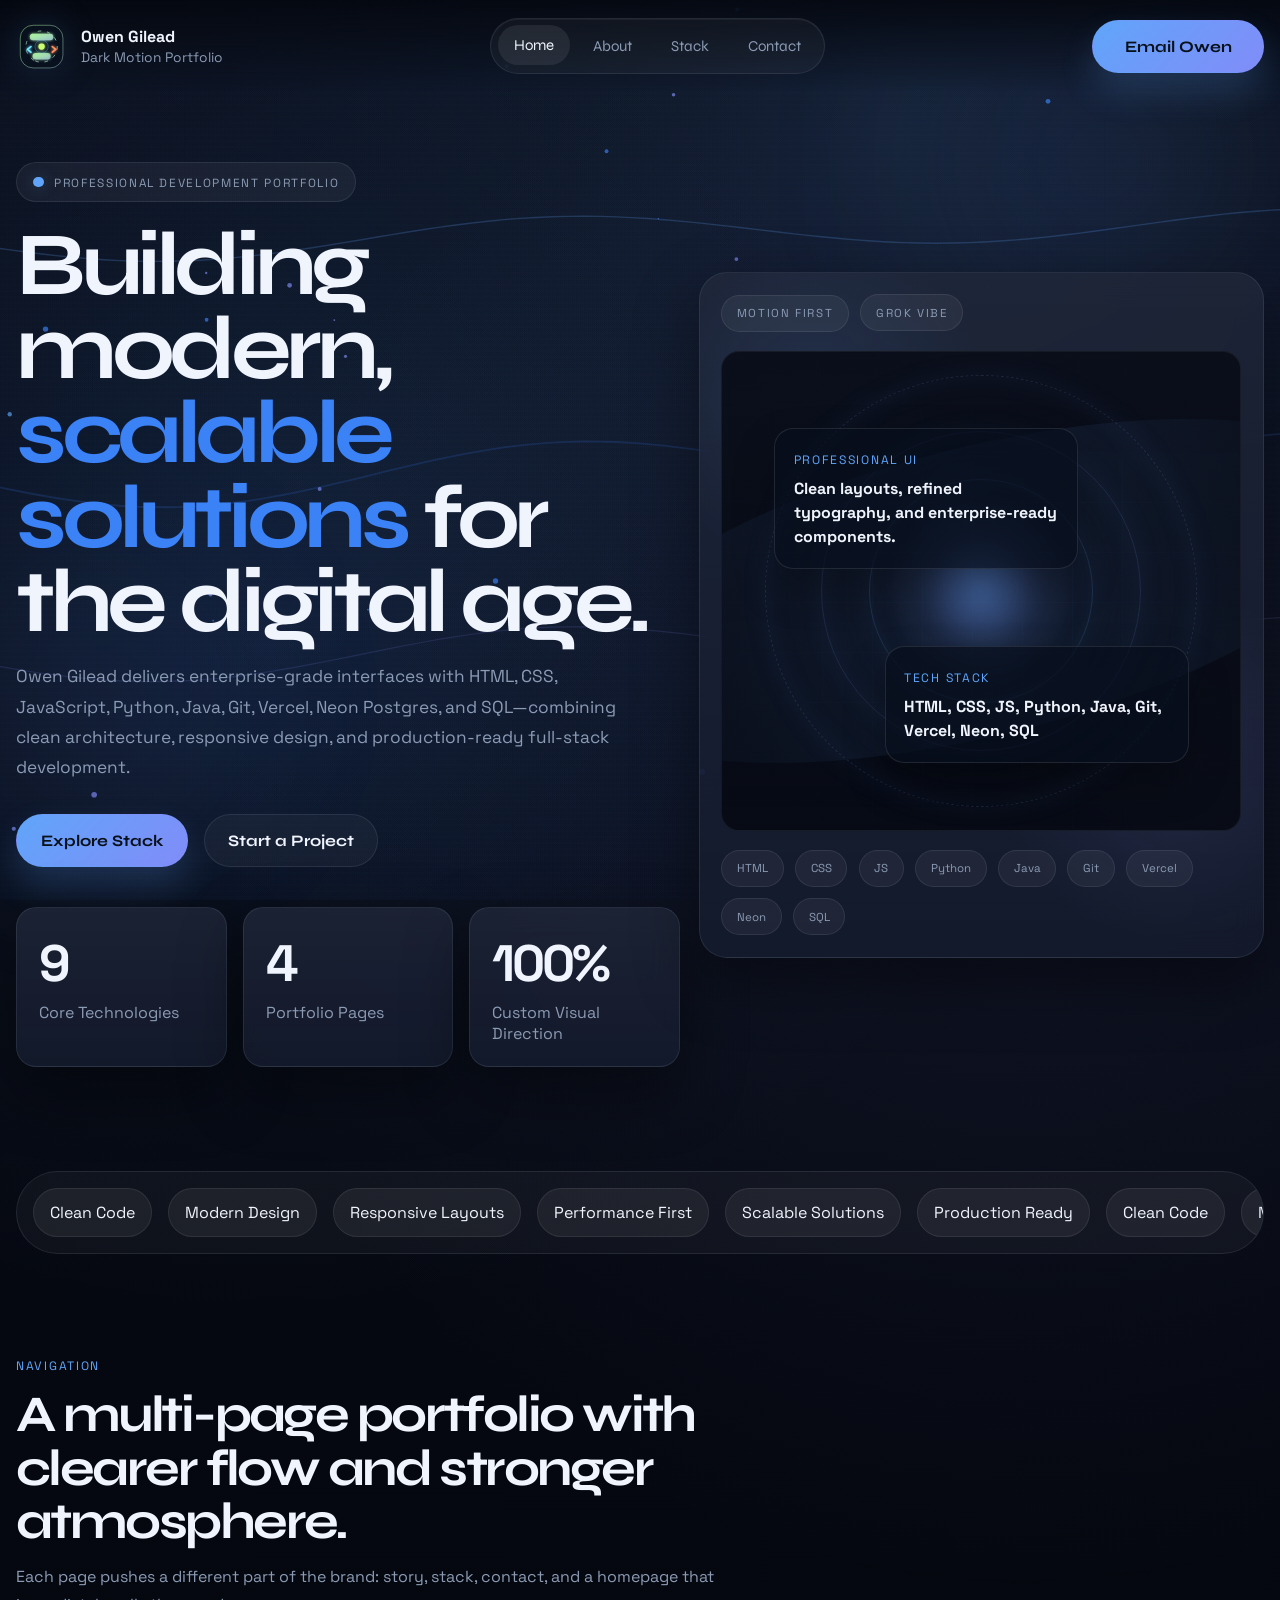
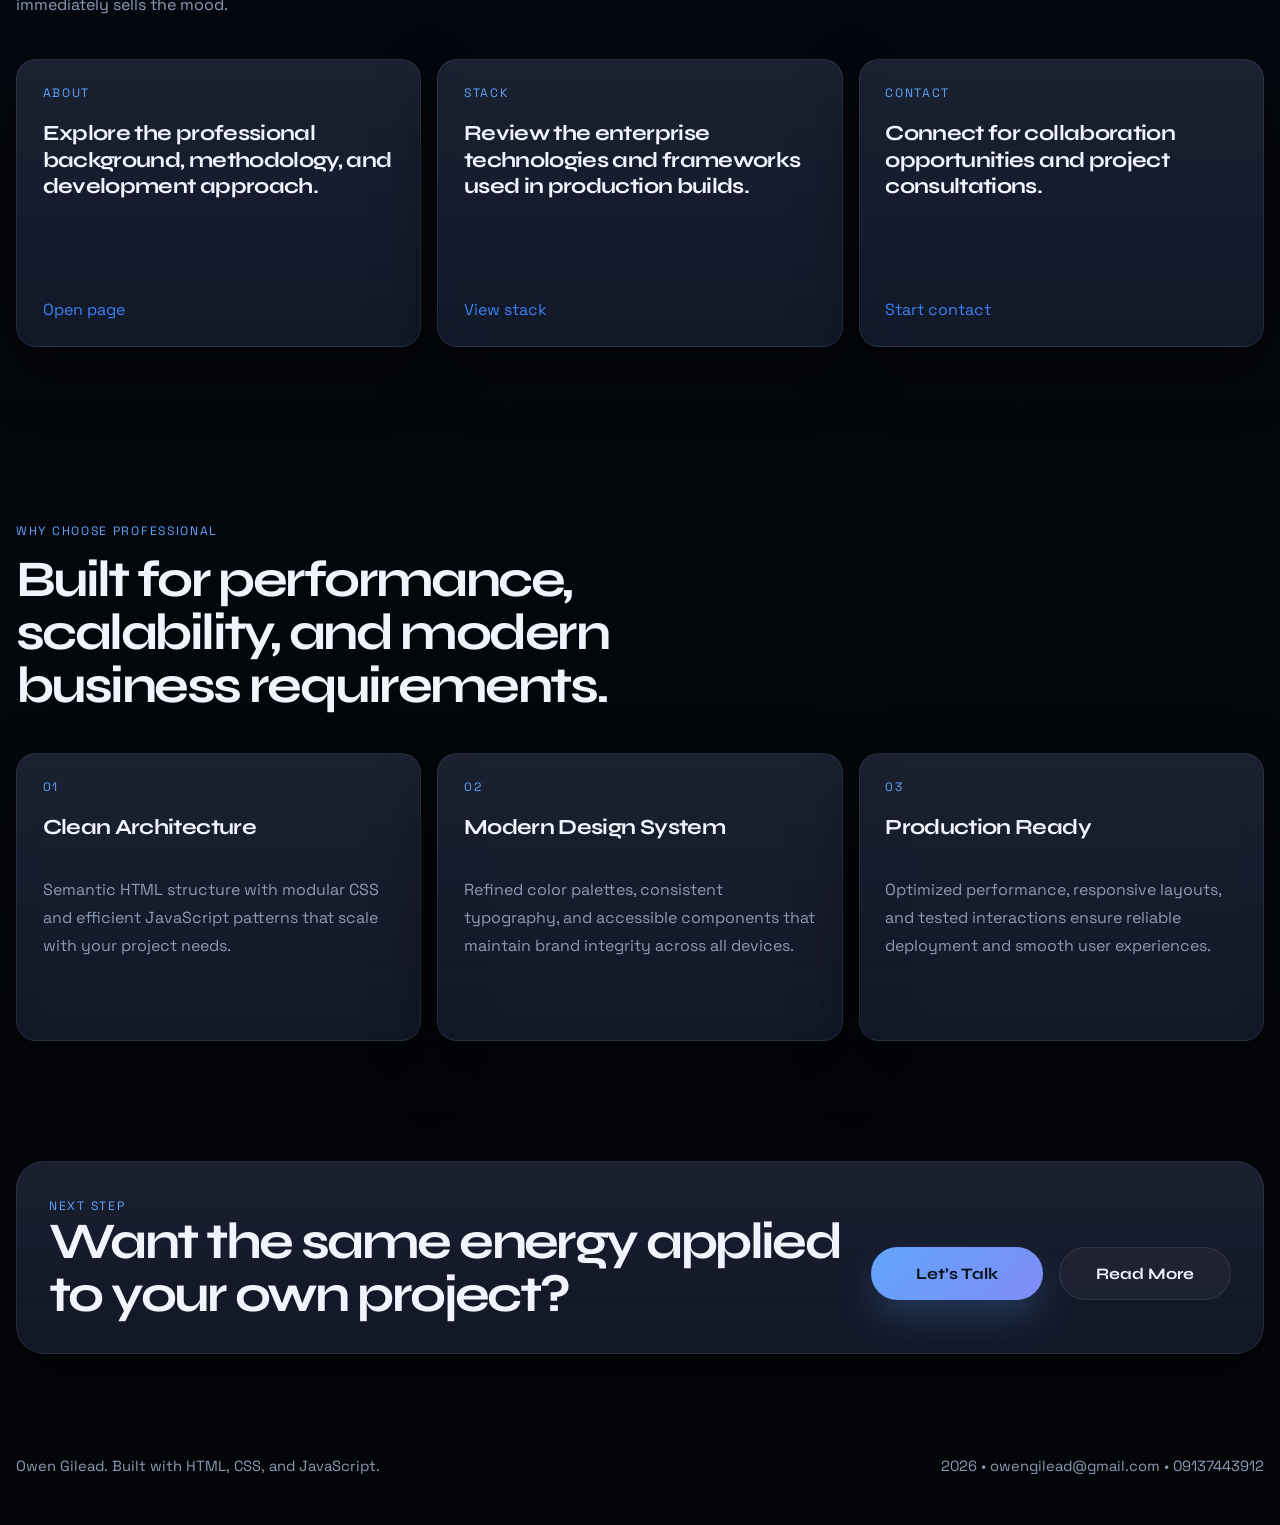
<file: index.html>
<!DOCTYPE html>
<html lang="en">
<head>
  <meta charset="UTF-8">
  <meta name="viewport" content="width=device-width, initial-scale=1.0">
  <meta
    name="description"
    content="Owen Gilead portfolio with a cinematic, Grok-inspired interface built in HTML, CSS, and JavaScript."
  >
  <title>Owen Gilead | Home</title>
  <link rel="preconnect" href="https://fonts.googleapis.com">
  <link rel="preconnect" href="https://fonts.gstatic.com" crossorigin>
  <link
    href="https://fonts.googleapis.com/css2?family=Space+Grotesk:wght@400;500;700&family=Syne:wght@600;700;800&display=swap"
    rel="stylesheet"
  >
  <script>document.documentElement.classList.add("js");</script>
  <style>
    html { background: #03050d; }
    body { background: #050816; }
  </style>
  <link rel="stylesheet" href="styles.css">
</head>
<body class="page-home">
  <div class="page-shell">
    <canvas class="nebula-canvas" aria-hidden="true"></canvas>
    <div class="aurora aurora-one" aria-hidden="true"></div>
    <div class="aurora aurora-two" aria-hidden="true"></div>
    <div class="grid-wash" aria-hidden="true"></div>
    <div class="scanlines" aria-hidden="true"></div>
    <div class="cursor-glow" aria-hidden="true"></div>
    <div class="scroll-progress" aria-hidden="true"></div>

    <header class="site-header">
      <a class="brand magnetic" href="index.html" aria-label="Owen Gilead home">
        <span class="brand-mark" aria-hidden="true">
          <svg viewBox="0 0 72 72" xmlns="http://www.w3.org/2000/svg">
            <defs>
              <linearGradient id="brandGradient" x1="10%" y1="10%" x2="90%" y2="90%">
                <stop offset="0%" stop-color="#72e7ff">
                  <animate attributeName="stop-color" values="#72e7ff;#ccff70;#72e7ff" dur="6s" repeatCount="indefinite"/>
                </stop>
                <stop offset="100%" stop-color="#ff915d">
                  <animate attributeName="stop-color" values="#ff915d;#72e7ff;#ff915d" dur="6s" repeatCount="indefinite"/>
                </stop>
              </linearGradient>
              <filter id="brandGlow" x="-40%" y="-40%" width="180%" height="180%">
                <feGaussianBlur stdDeviation="2.2" result="blur"/>
                <feMerge>
                  <feMergeNode in="blur"/>
                  <feMergeNode in="SourceGraphic"/>
                </feMerge>
              </filter>
            </defs>
            <rect x="6" y="6" width="60" height="60" rx="18" fill="#08101d" fill-opacity=".78" stroke="url(#brandGradient)" stroke-opacity=".65"/>
            <circle cx="36" cy="36" r="22" fill="none" stroke="url(#brandGradient)" stroke-width="1.2" stroke-dasharray="5 8" opacity=".75">
              <animateTransform attributeName="transform" type="rotate" from="0 36 36" to="360 36 36" dur="12s" repeatCount="indefinite"/>
            </circle>
            <g filter="url(#brandGlow)">
              <path d="M21 36 l-5 4 5 4" fill="none" stroke="#72e7ff" stroke-width="2.4" stroke-linecap="round" stroke-linejoin="round"/>
              <path d="M51 36 l5 4 -5 4" fill="none" stroke="#ff915d" stroke-width="2.4" stroke-linecap="round" stroke-linejoin="round"/>
              <rect x="20" y="18" width="32" height="9" rx="4.5" fill="url(#brandGradient)" opacity=".92">
                <animate attributeName="x" values="20;18;20" dur="4.4s" repeatCount="indefinite"/>
                <animate attributeName="width" values="32;36;32" dur="4.4s" repeatCount="indefinite"/>
              </rect>
              <rect x="24" y="45" width="24" height="9" rx="4.5" fill="url(#brandGradient)" opacity=".86">
                <animate attributeName="x" values="24;22;24" dur="4.8s" repeatCount="indefinite"/>
                <animate attributeName="width" values="24;28;24" dur="4.8s" repeatCount="indefinite"/>
              </rect>
              <path d="M36 27 L36 45" fill="none" stroke="url(#brandGradient)" stroke-width="3" stroke-linecap="round">
                <animate attributeName="opacity" values=".45;1;.45" dur="2.6s" repeatCount="indefinite"/>
              </path>
              <circle cx="36" cy="36" r="4.2" fill="#ccff70">
                <animate attributeName="r" values="4.2;5.2;4.2" dur="2.1s" repeatCount="indefinite"/>
              </circle>
              <circle cx="36" cy="36" r="8" fill="none" stroke="#72e7ff" stroke-opacity=".45">
                <animate attributeName="r" values="8;14;8" dur="3.6s" repeatCount="indefinite"/>
                <animate attributeName="stroke-opacity" values=".45;.08;.45" dur="3.6s" repeatCount="indefinite"/>
              </circle>
            </g>
          </svg>
        </span>
        <span class="brand-copy">
          <strong>Owen Gilead</strong>
          <span>Dark Motion Portfolio</span>
        </span>
      </a>

      <nav class="site-nav" aria-label="Primary navigation">
        <a href="index.html">Home</a>
        <a href="about.html">About</a>
        <a href="stack.html">Stack</a>
        <a href="contact.html">Contact</a>
      </nav>

      <div class="header-actions">
        <a class="button magnetic" href="mailto:owengilead@gmail.com">
          Email Owen
        </a>
      </div>
    </header>

    <main class="page-main">
      <section class="section page-hero hero-grid">
        <div class="hero-copy" data-reveal="up">
          <div class="eyebrow">
            <span class="status-dot"></span>
            Professional Development Portfolio
          </div>

          <h1>
            Building modern,
            <span class="headline-accent">scalable solutions</span>
            for the digital age.
          </h1>

          <p class="hero-text">
            Owen Gilead delivers enterprise-grade interfaces with HTML, CSS, JavaScript,
            Python, Java, Git, Vercel, Neon Postgres, and SQL—combining clean architecture,
            responsive design, and production-ready full-stack development.
          </p>

          <div class="hero-actions">
            <a class="button magnetic" href="stack.html">Explore Stack</a>
            <a class="button button-ghost magnetic" href="contact.html">Start a Project</a>
          </div>

          <div class="hero-metrics">
            <article class="metric-card" data-reveal="up">
              <span class="metric-value" data-count="9">0</span>
              <span class="metric-label">Core Technologies</span>
            </article>
            <article class="metric-card" data-reveal="up" data-delay="120">
              <span class="metric-value" data-count="4">0</span>
              <span class="metric-label">Portfolio Pages</span>
            </article>
            <article class="metric-card" data-reveal="up" data-delay="180">
              <span class="metric-value" data-count="100">0</span>
              <span class="metric-label">Custom Visual Direction</span>
            </article>
          </div>
        </div>

        <div class="hero-visual" data-reveal="left">
          <div class="motion-frame card-tilt">
            <div class="motion-top">
              <span class="pill">Motion First</span>
              <span class="pill">Grok Vibe</span>
            </div>

            <div class="motion-scene">
              <div class="ring ring-a"></div>
              <div class="ring ring-b"></div>
              <div class="ring ring-c"></div>
              <div class="pulse pulse-a"></div>
              <div class="pulse pulse-b"></div>
              <div class="beam"></div>

              <article class="hud-card" data-float>
                <span class="hud-label">Professional UI</span>
                <strong>Clean layouts, refined typography, and enterprise-ready components.</strong>
              </article>

              <article class="hud-card hud-card-secondary" data-float style="--float-delay: -2.2s;">
                <span class="hud-label">Tech Stack</span>
                <strong>HTML, CSS, JS, Python, Java, Git, Vercel, Neon, SQL</strong>
              </article>
            </div>

            <div class="stack-ribbon">
              <span>HTML</span>
              <span>CSS</span>
              <span>JS</span>
              <span>Python</span>
              <span>Java</span>
              <span>Git</span>
              <span>Vercel</span>
              <span>Neon</span>
              <span>SQL</span>
            </div>
          </div>
        </div>
      </section>

      <section class="section signal-strip" data-reveal="up">
        <div class="marquee">
          <div class="marquee-track">
            <span>Clean Code</span>
            <span>Modern Design</span>
            <span>Responsive Layouts</span>
            <span>Performance First</span>
            <span>Scalable Solutions</span>
            <span>Production Ready</span>
            <span>Clean Code</span>
            <span>Modern Design</span>
            <span>Responsive Layouts</span>
            <span>Performance First</span>
            <span>Scalable Solutions</span>
            <span>Production Ready</span>
          </div>
        </div>
      </section>

      <section class="section">
        <div class="section-heading" data-reveal="up">
          <span class="section-kicker">Navigation</span>
          <h2>A multi-page portfolio with clearer flow and stronger atmosphere.</h2>
          <p>
            Each page pushes a different part of the brand: story, stack, contact,
            and a homepage that immediately sells the mood.
          </p>
        </div>

        <div class="page-card-grid">
          <a class="nav-card card-tilt" href="about.html" data-reveal="up">
            <span class="card-tag">About</span>
            <h3>Explore the professional background, methodology, and development approach.</h3>
            <span class="card-arrow">Open page</span>
          </a>

          <a class="nav-card card-tilt" href="stack.html" data-reveal="up" data-delay="100">
            <span class="card-tag">Stack</span>
            <h3>Review the enterprise technologies and frameworks used in production builds.</h3>
            <span class="card-arrow">View stack</span>
          </a>

          <a class="nav-card card-tilt" href="contact.html" data-reveal="up" data-delay="180">
            <span class="card-tag">Contact</span>
            <h3>Connect for collaboration opportunities and project consultations.</h3>
            <span class="card-arrow">Start contact</span>
          </a>
        </div>
      </section>

      <section class="section">
        <div class="section-heading" data-reveal="up">
          <span class="section-kicker">Why Choose Professional</span>
          <h2>Built for performance, scalability, and modern business requirements.</h2>
        </div>

        <div class="feature-grid">
          <article class="feature-card card-tilt" data-reveal="up">
            <span class="feature-number">01</span>
            <h3>Clean Architecture</h3>
            <p>
              Semantic HTML structure with modular CSS and efficient JavaScript
              patterns that scale with your project needs.
            </p>
          </article>

          <article class="feature-card card-tilt" data-reveal="up" data-delay="100">
            <span class="feature-number">02</span>
            <h3>Modern Design System</h3>
            <p>
              Refined color palettes, consistent typography, and accessible
              components that maintain brand integrity across all devices.
            </p>
          </article>

          <article class="feature-card card-tilt" data-reveal="up" data-delay="180">
            <span class="feature-number">03</span>
            <h3>Production Ready</h3>
            <p>
              Optimized performance, responsive layouts, and tested interactions
              ensure reliable deployment and smooth user experiences.
            </p>
          </article>
        </div>
      </section>

      <section class="section cta-section" data-reveal="up">
        <div class="cta-panel card-tilt">
          <div>
            <span class="section-kicker">Next Step</span>
            <h2>Want the same energy applied to your own project?</h2>
          </div>
          <div class="cta-actions">
            <a class="button magnetic" href="contact.html">Let’s Talk</a>
            <a class="button button-ghost magnetic" href="about.html">Read More</a>
          </div>
        </div>
      </section>
    </main>

    <footer class="site-footer">
      <p>Owen Gilead. Built with HTML, CSS, and JavaScript.</p>
      <p><span data-year></span> • owengilead@gmail.com • 09137443912</p>
    </footer>
  </div>

  <script src="script.js"></script>
</body>
</html>
</file>
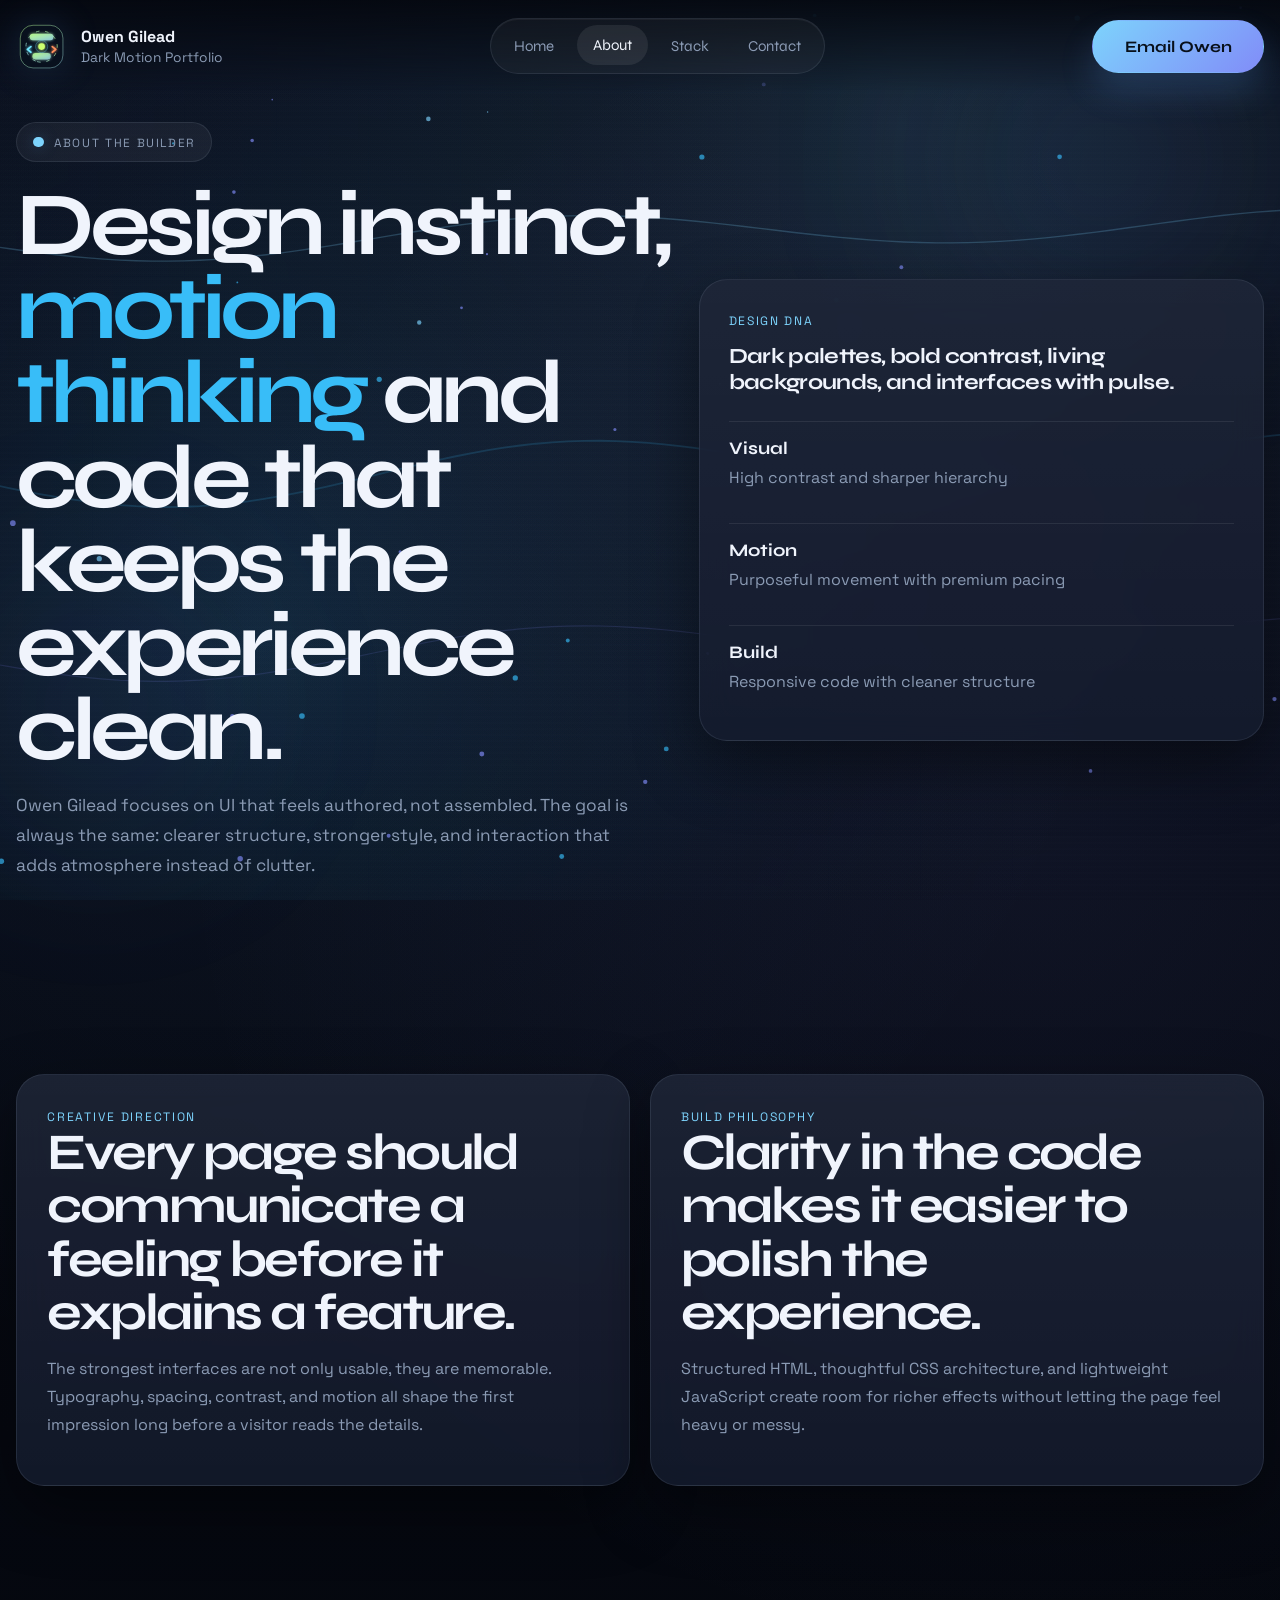
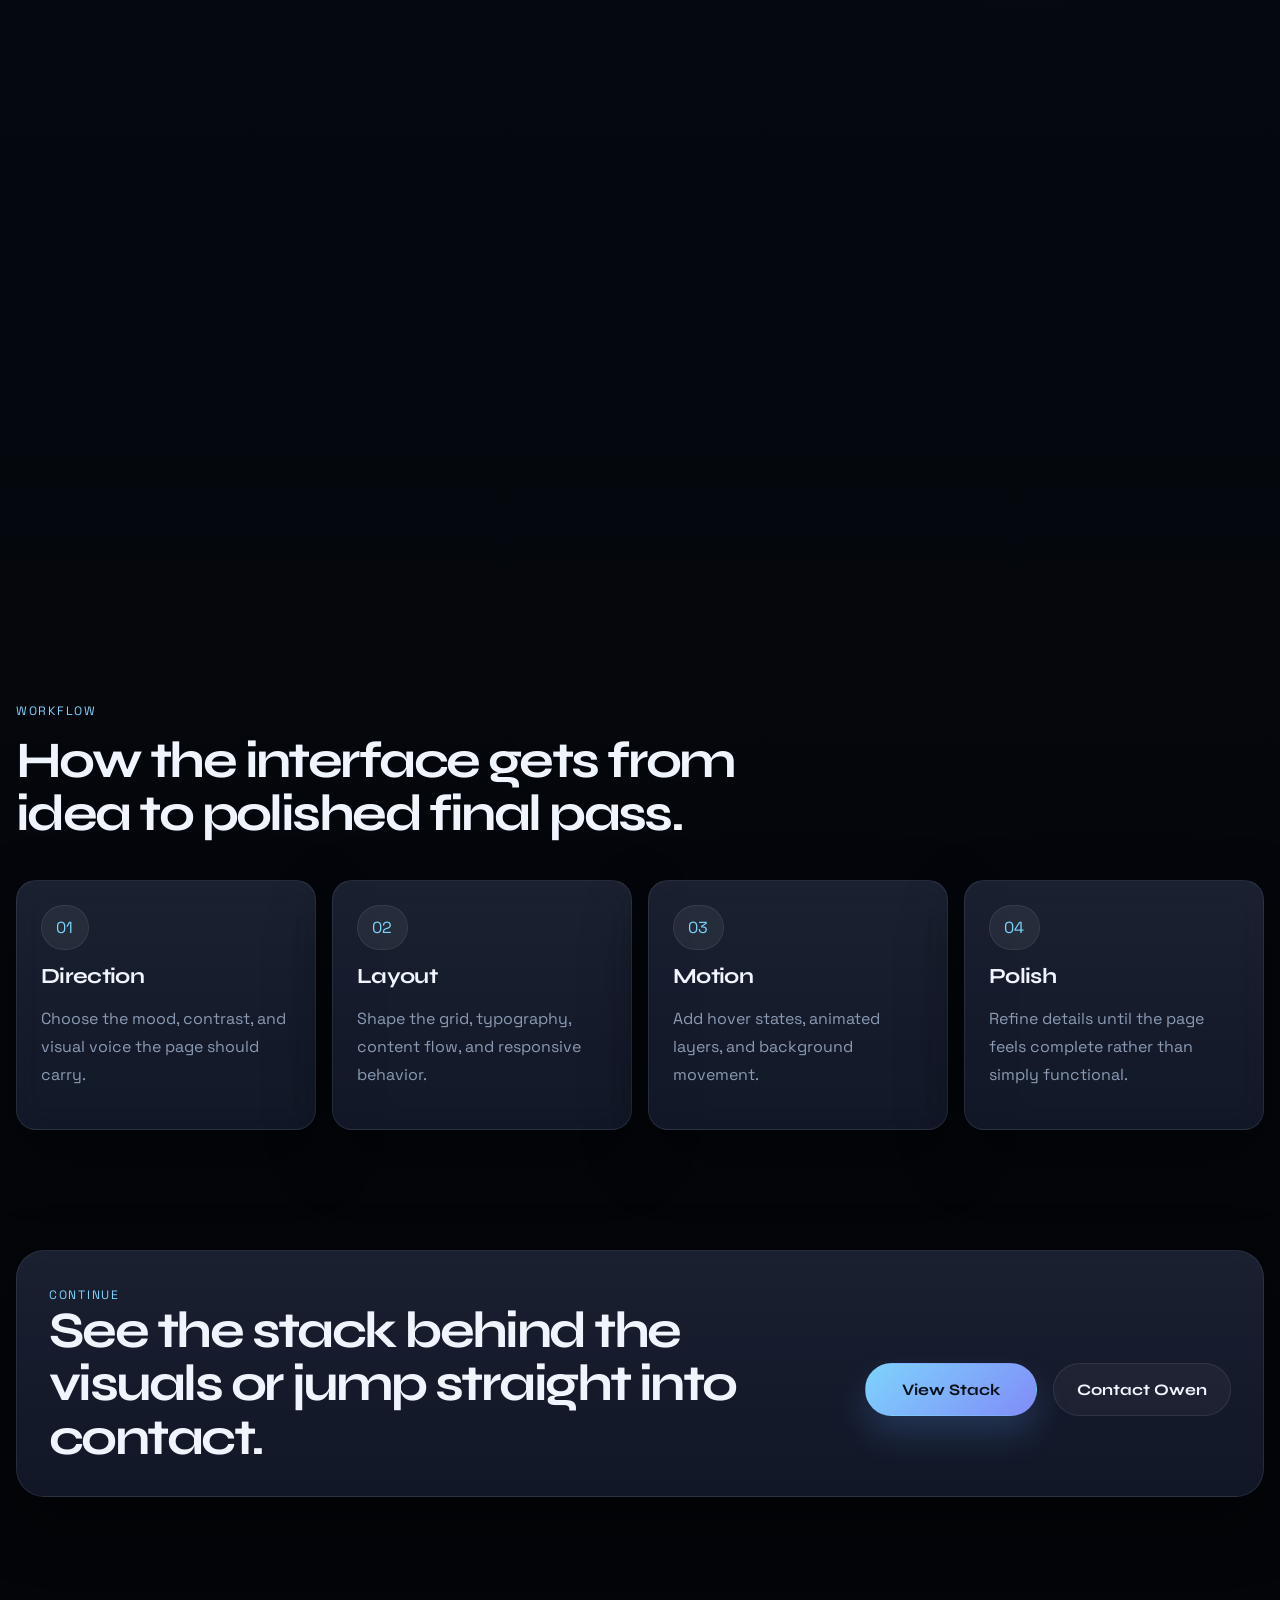
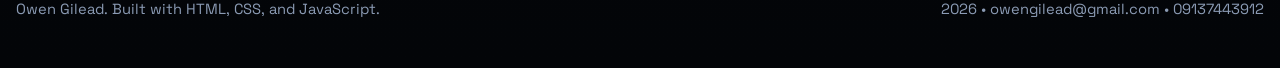
<file: about.html>
<!DOCTYPE html>
<html lang="en">
<head>
  <meta charset="UTF-8">
  <meta name="viewport" content="width=device-width, initial-scale=1.0">
  <meta
    name="description"
    content="About Owen Gilead, a developer focused on modern UI, motion-rich interfaces, and clean front-end execution."
  >
  <title>Owen Gilead | About</title>
  <link rel="preconnect" href="https://fonts.googleapis.com">
  <link rel="preconnect" href="https://fonts.gstatic.com" crossorigin>
  <link
    href="https://fonts.googleapis.com/css2?family=Space+Grotesk:wght@400;500;700&family=Syne:wght@600;700;800&display=swap"
    rel="stylesheet"
  >
  <script>document.documentElement.classList.add("js");</script>
  <style>
    html { background: #03050d; }
    body { background: #050816; }
  </style>
  <link rel="stylesheet" href="styles.css">
</head>
<body class="page-about">
  <div class="page-shell">
    <canvas class="nebula-canvas" aria-hidden="true"></canvas>
    <div class="aurora aurora-one" aria-hidden="true"></div>
    <div class="aurora aurora-two" aria-hidden="true"></div>
    <div class="grid-wash" aria-hidden="true"></div>
    <div class="scanlines" aria-hidden="true"></div>
    <div class="cursor-glow" aria-hidden="true"></div>
    <div class="scroll-progress" aria-hidden="true"></div>

    <header class="site-header">
      <a class="brand magnetic" href="index.html" aria-label="Owen Gilead home">
        <span class="brand-mark" aria-hidden="true">
          <svg viewBox="0 0 72 72" xmlns="http://www.w3.org/2000/svg">
            <defs>
              <linearGradient id="brandGradient" x1="10%" y1="10%" x2="90%" y2="90%">
                <stop offset="0%" stop-color="#72e7ff">
                  <animate attributeName="stop-color" values="#72e7ff;#ccff70;#72e7ff" dur="6s" repeatCount="indefinite"/>
                </stop>
                <stop offset="100%" stop-color="#ff915d">
                  <animate attributeName="stop-color" values="#ff915d;#72e7ff;#ff915d" dur="6s" repeatCount="indefinite"/>
                </stop>
              </linearGradient>
              <filter id="brandGlow" x="-40%" y="-40%" width="180%" height="180%">
                <feGaussianBlur stdDeviation="2.2" result="blur"/>
                <feMerge>
                  <feMergeNode in="blur"/>
                  <feMergeNode in="SourceGraphic"/>
                </feMerge>
              </filter>
            </defs>
            <rect x="6" y="6" width="60" height="60" rx="18" fill="#08101d" fill-opacity=".78" stroke="url(#brandGradient)" stroke-opacity=".65"/>
            <circle cx="36" cy="36" r="22" fill="none" stroke="url(#brandGradient)" stroke-width="1.2" stroke-dasharray="5 8" opacity=".75">
              <animateTransform attributeName="transform" type="rotate" from="0 36 36" to="360 36 36" dur="12s" repeatCount="indefinite"/>
            </circle>
            <g filter="url(#brandGlow)">
              <path d="M21 36 l-5 4 5 4" fill="none" stroke="#72e7ff" stroke-width="2.4" stroke-linecap="round" stroke-linejoin="round"/>
              <path d="M51 36 l5 4 -5 4" fill="none" stroke="#ff915d" stroke-width="2.4" stroke-linecap="round" stroke-linejoin="round"/>
              <rect x="20" y="18" width="32" height="9" rx="4.5" fill="url(#brandGradient)" opacity=".92">
                <animate attributeName="x" values="20;18;20" dur="4.4s" repeatCount="indefinite"/>
                <animate attributeName="width" values="32;36;32" dur="4.4s" repeatCount="indefinite"/>
              </rect>
              <rect x="24" y="45" width="24" height="9" rx="4.5" fill="url(#brandGradient)" opacity=".86">
                <animate attributeName="x" values="24;22;24" dur="4.8s" repeatCount="indefinite"/>
                <animate attributeName="width" values="24;28;24" dur="4.8s" repeatCount="indefinite"/>
              </rect>
              <path d="M36 27 L36 45" fill="none" stroke="url(#brandGradient)" stroke-width="3" stroke-linecap="round">
                <animate attributeName="opacity" values=".45;1;.45" dur="2.6s" repeatCount="indefinite"/>
              </path>
              <circle cx="36" cy="36" r="4.2" fill="#ccff70">
                <animate attributeName="r" values="4.2;5.2;4.2" dur="2.1s" repeatCount="indefinite"/>
              </circle>
              <circle cx="36" cy="36" r="8" fill="none" stroke="#72e7ff" stroke-opacity=".45">
                <animate attributeName="r" values="8;14;8" dur="3.6s" repeatCount="indefinite"/>
                <animate attributeName="stroke-opacity" values=".45;.08;.45" dur="3.6s" repeatCount="indefinite"/>
              </circle>
            </g>
          </svg>
        </span>
        <span class="brand-copy">
          <strong>Owen Gilead</strong>
          <span>Dark Motion Portfolio</span>
        </span>
      </a>

      <nav class="site-nav" aria-label="Primary navigation">
        <a href="index.html">Home</a>
        <a href="about.html">About</a>
        <a href="stack.html">Stack</a>
        <a href="contact.html">Contact</a>
      </nav>

      <div class="header-actions">
        <a class="button magnetic" href="mailto:owengilead@gmail.com">
          Email Owen
        </a>
      </div>
    </header>

    <main class="page-main">
      <section class="section page-intro intro-grid">
        <div class="title-text" data-reveal="up">
          <div class="eyebrow">
            <span class="status-dot"></span>
            About the builder
          </div>
          <h1>
            Design instinct,
            <span class="headline-accent">motion thinking</span>
            and code that keeps the experience clean.
          </h1>
          <p class="hero-text">
            Owen Gilead focuses on UI that feels authored, not assembled. The goal
            is always the same: clearer structure, stronger style, and interaction
            that adds atmosphere instead of clutter.
          </p>
        </div>

        <aside class="title-side card-tilt" data-reveal="left">
          <span class="card-tag">Design DNA</span>
          <h3>Dark palettes, bold contrast, living backgrounds, and interfaces with pulse.</h3>
          <div class="mini-stats">
            <article>
              <strong>Visual</strong>
              <span>High contrast and sharper hierarchy</span>
            </article>
            <article>
              <strong>Motion</strong>
              <span>Purposeful movement with premium pacing</span>
            </article>
            <article>
              <strong>Build</strong>
              <span>Responsive code with cleaner structure</span>
            </article>
          </div>
        </aside>
      </section>

      <section class="section">
        <div class="story-grid">
          <article class="story-panel card-tilt" data-reveal="up">
            <span class="section-kicker">Creative Direction</span>
            <h2>Every page should communicate a feeling before it explains a feature.</h2>
            <p>
              The strongest interfaces are not only usable, they are memorable.
              Typography, spacing, contrast, and motion all shape the first
              impression long before a visitor reads the details.
            </p>
          </article>

          <article class="story-panel card-tilt" data-reveal="up" data-delay="120">
            <span class="section-kicker">Build Philosophy</span>
            <h2>Clarity in the code makes it easier to polish the experience.</h2>
            <p>
              Structured HTML, thoughtful CSS architecture, and lightweight
              JavaScript create room for richer effects without letting the page
              feel heavy or messy.
            </p>
          </article>
        </div>
      </section>

      <section class="section">
        <div class="section-heading" data-reveal="up">
          <span class="section-kicker">Working Style</span>
          <h2>The three traits behind Owen’s interface work.</h2>
        </div>

        <div class="value-grid">
          <article class="value-card card-tilt" data-reveal="up">
            <span class="feature-number">01</span>
            <h3>Atmosphere</h3>
            <p>
              Color, glow, and composition are used to create a stronger emotional
              tone instead of settling for plain layouts.
            </p>
          </article>

          <article class="value-card card-tilt" data-reveal="up" data-delay="100">
            <span class="feature-number">02</span>
            <h3>Precision</h3>
            <p>
              Clean spacing, readable hierarchy, and careful responsiveness keep
              the interface sharp on both desktop and mobile.
            </p>
          </article>

          <article class="value-card card-tilt" data-reveal="up" data-delay="180">
            <span class="feature-number">03</span>
            <h3>Motion Control</h3>
            <p>
              Animation is treated like pacing in a film scene: subtle when it
              should guide, stronger when it should impress.
            </p>
          </article>
        </div>
      </section>

      <section class="section">
        <div class="section-heading" data-reveal="up">
          <span class="section-kicker">Workflow</span>
          <h2>How the interface gets from idea to polished final pass.</h2>
        </div>

        <div class="timeline-grid">
          <article class="timeline-step" data-reveal="up">
            <span>01</span>
            <h3>Direction</h3>
            <p>Choose the mood, contrast, and visual voice the page should carry.</p>
          </article>

          <article class="timeline-step" data-reveal="up" data-delay="80">
            <span>02</span>
            <h3>Layout</h3>
            <p>Shape the grid, typography, content flow, and responsive behavior.</p>
          </article>

          <article class="timeline-step" data-reveal="up" data-delay="140">
            <span>03</span>
            <h3>Motion</h3>
            <p>Add hover states, animated layers, and background movement.</p>
          </article>

          <article class="timeline-step" data-reveal="up" data-delay="200">
            <span>04</span>
            <h3>Polish</h3>
            <p>Refine details until the page feels complete rather than simply functional.</p>
          </article>
        </div>
      </section>

      <section class="section cta-section" data-reveal="up">
        <div class="cta-panel card-tilt">
          <div>
            <span class="section-kicker">Continue</span>
            <h2>See the stack behind the visuals or jump straight into contact.</h2>
          </div>
          <div class="cta-actions">
            <a class="button magnetic" href="stack.html">View Stack</a>
            <a class="button button-ghost magnetic" href="contact.html">Contact Owen</a>
          </div>
        </div>
      </section>
    </main>

    <footer class="site-footer">
      <p>Owen Gilead. Built with HTML, CSS, and JavaScript.</p>
      <p><span data-year></span> • owengilead@gmail.com • 09137443912</p>
    </footer>
  </div>

  <script src="script.js"></script>
</body>
</html>
</file>
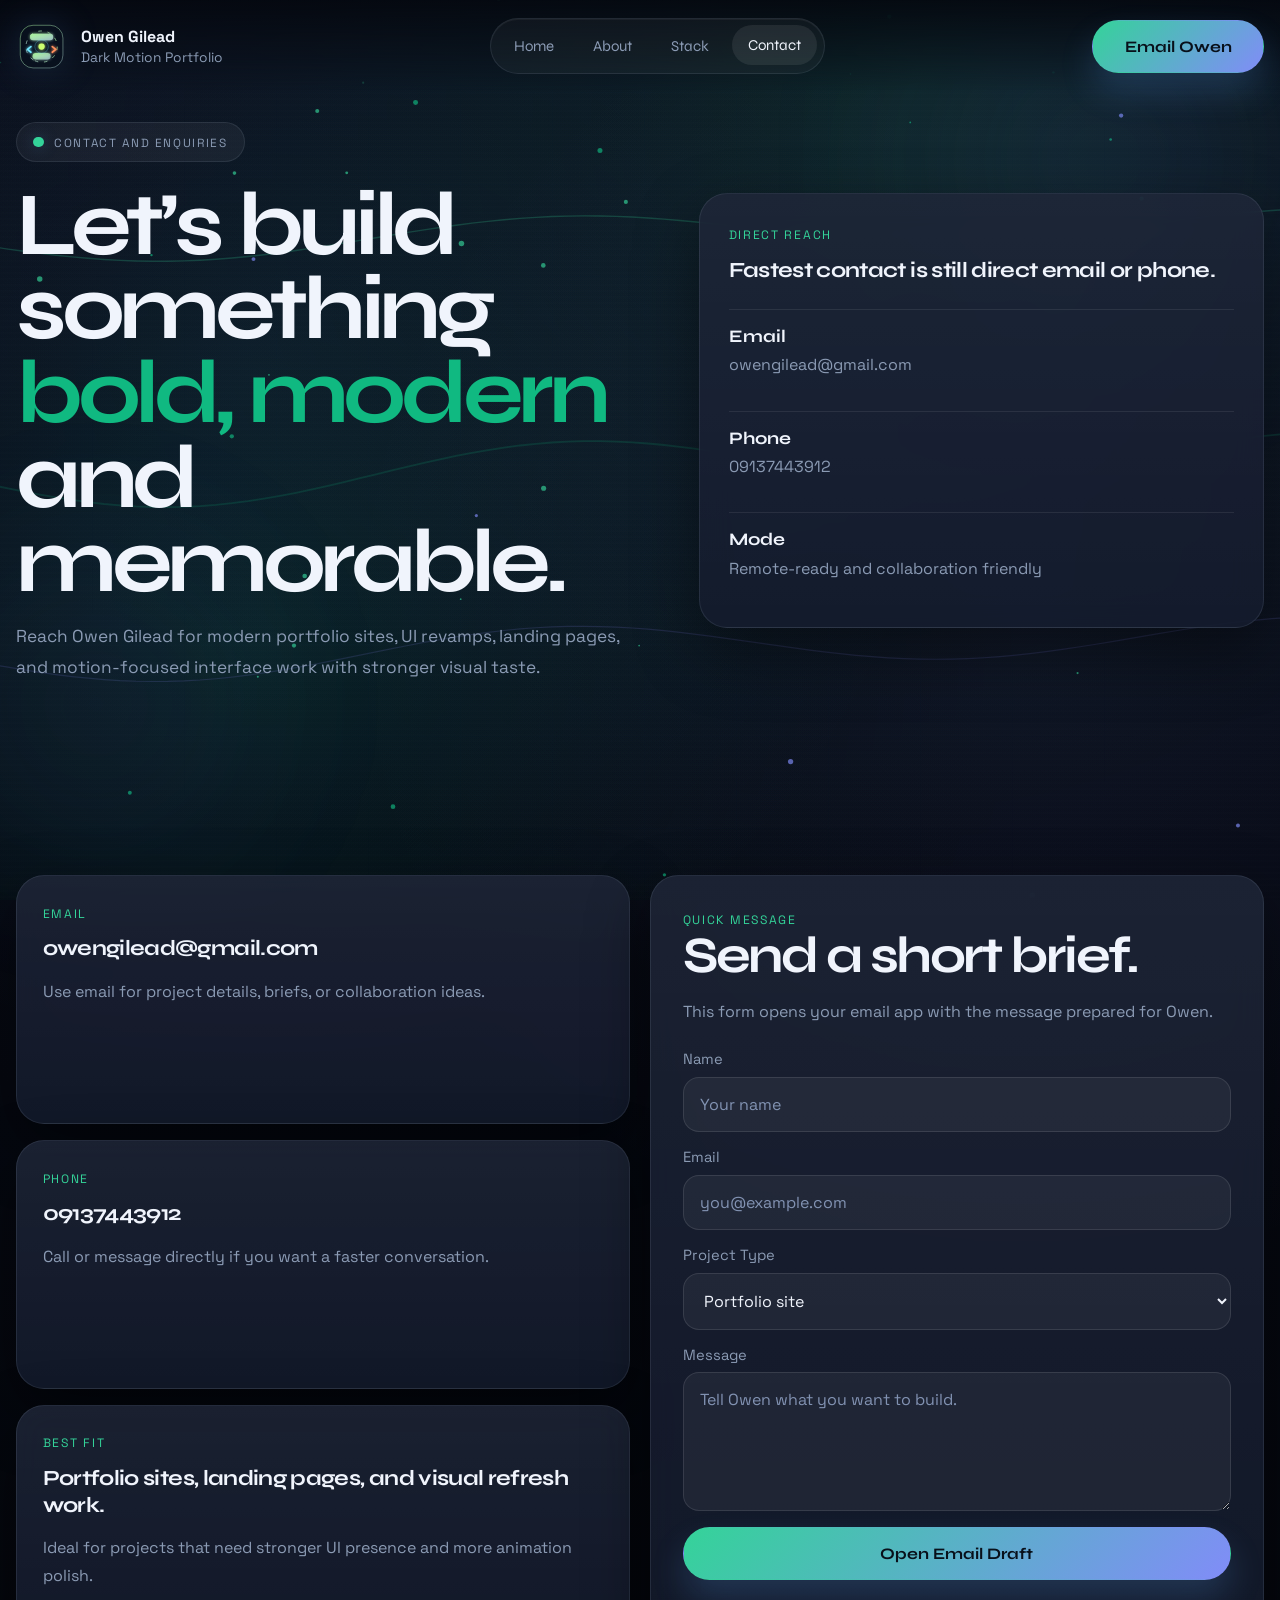
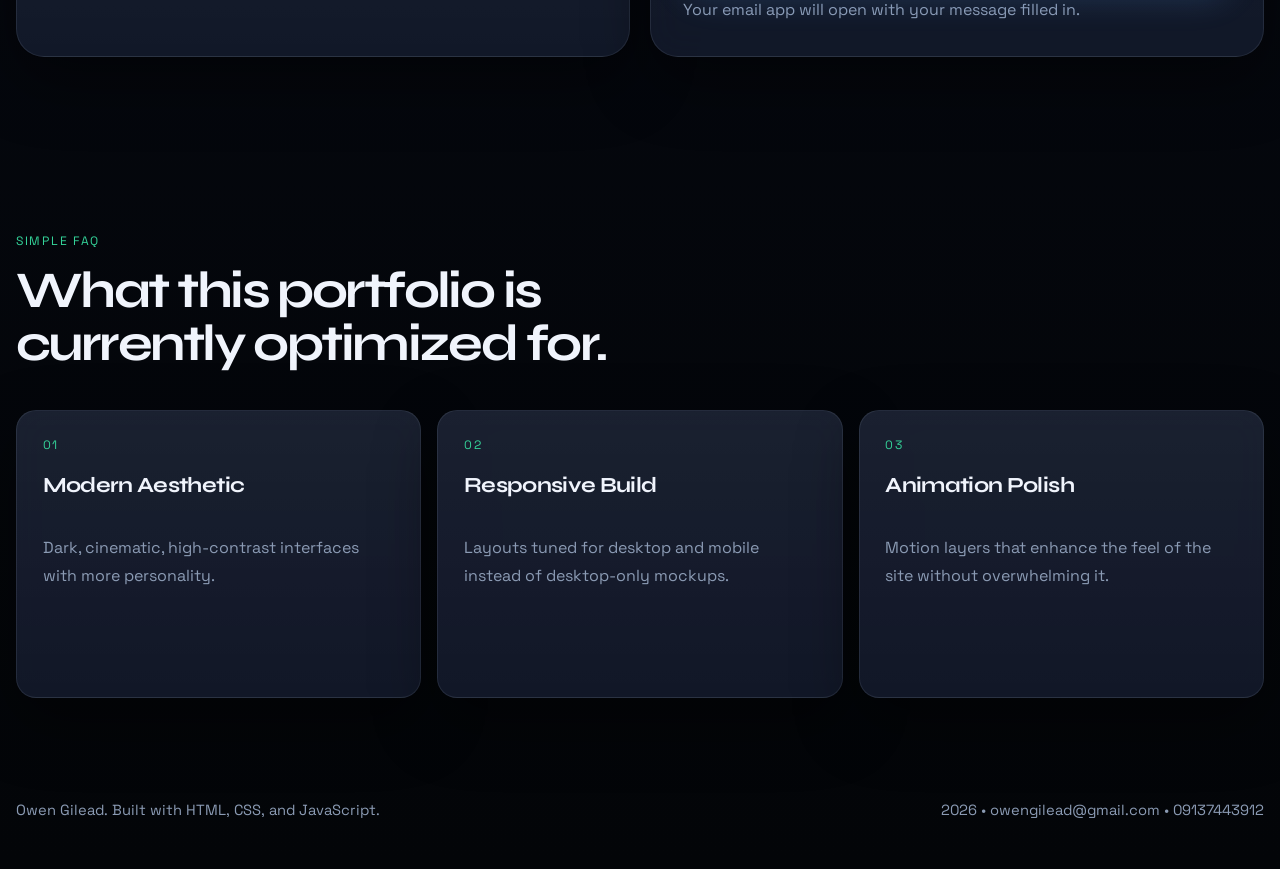
<file: contact.html>
<!DOCTYPE html>
<html lang="en">
<head>
  <meta charset="UTF-8">
  <meta name="viewport" content="width=device-width, initial-scale=1.0">
  <meta
    name="description"
    content="Contact Owen Gilead for portfolio sites, modern interfaces, and motion-focused front-end work."
  >
  <title>Owen Gilead | Contact</title>
  <link rel="preconnect" href="https://fonts.googleapis.com">
  <link rel="preconnect" href="https://fonts.gstatic.com" crossorigin>
  <link
    href="https://fonts.googleapis.com/css2?family=Space+Grotesk:wght@400;500;700&family=Syne:wght@600;700;800&display=swap"
    rel="stylesheet"
  >
  <script>document.documentElement.classList.add("js");</script>
  <style>
    html { background: #03050d; }
    body { background: #050816; }
  </style>
  <link rel="stylesheet" href="styles.css">
</head>
<body class="page-contact">
  <div class="page-shell">
    <canvas class="nebula-canvas" aria-hidden="true"></canvas>
    <div class="aurora aurora-one" aria-hidden="true"></div>
    <div class="aurora aurora-two" aria-hidden="true"></div>
    <div class="grid-wash" aria-hidden="true"></div>
    <div class="scanlines" aria-hidden="true"></div>
    <div class="cursor-glow" aria-hidden="true"></div>
    <div class="scroll-progress" aria-hidden="true"></div>

    <header class="site-header">
      <a class="brand magnetic" href="index.html" aria-label="Owen Gilead home">
        <span class="brand-mark" aria-hidden="true">
          <svg viewBox="0 0 72 72" xmlns="http://www.w3.org/2000/svg">
            <defs>
              <linearGradient id="brandGradient" x1="10%" y1="10%" x2="90%" y2="90%">
                <stop offset="0%" stop-color="#72e7ff">
                  <animate attributeName="stop-color" values="#72e7ff;#ccff70;#72e7ff" dur="6s" repeatCount="indefinite"/>
                </stop>
                <stop offset="100%" stop-color="#ff915d">
                  <animate attributeName="stop-color" values="#ff915d;#72e7ff;#ff915d" dur="6s" repeatCount="indefinite"/>
                </stop>
              </linearGradient>
              <filter id="brandGlow" x="-40%" y="-40%" width="180%" height="180%">
                <feGaussianBlur stdDeviation="2.2" result="blur"/>
                <feMerge>
                  <feMergeNode in="blur"/>
                  <feMergeNode in="SourceGraphic"/>
                </feMerge>
              </filter>
            </defs>
            <rect x="6" y="6" width="60" height="60" rx="18" fill="#08101d" fill-opacity=".78" stroke="url(#brandGradient)" stroke-opacity=".65"/>
            <circle cx="36" cy="36" r="22" fill="none" stroke="url(#brandGradient)" stroke-width="1.2" stroke-dasharray="5 8" opacity=".75">
              <animateTransform attributeName="transform" type="rotate" from="0 36 36" to="360 36 36" dur="12s" repeatCount="indefinite"/>
            </circle>
            <g filter="url(#brandGlow)">
              <path d="M21 36 l-5 4 5 4" fill="none" stroke="#72e7ff" stroke-width="2.4" stroke-linecap="round" stroke-linejoin="round"/>
              <path d="M51 36 l5 4 -5 4" fill="none" stroke="#ff915d" stroke-width="2.4" stroke-linecap="round" stroke-linejoin="round"/>
              <rect x="20" y="18" width="32" height="9" rx="4.5" fill="url(#brandGradient)" opacity=".92">
                <animate attributeName="x" values="20;18;20" dur="4.4s" repeatCount="indefinite"/>
                <animate attributeName="width" values="32;36;32" dur="4.4s" repeatCount="indefinite"/>
              </rect>
              <rect x="24" y="45" width="24" height="9" rx="4.5" fill="url(#brandGradient)" opacity=".86">
                <animate attributeName="x" values="24;22;24" dur="4.8s" repeatCount="indefinite"/>
                <animate attributeName="width" values="24;28;24" dur="4.8s" repeatCount="indefinite"/>
              </rect>
              <path d="M36 27 L36 45" fill="none" stroke="url(#brandGradient)" stroke-width="3" stroke-linecap="round">
                <animate attributeName="opacity" values=".45;1;.45" dur="2.6s" repeatCount="indefinite"/>
              </path>
              <circle cx="36" cy="36" r="4.2" fill="#ccff70">
                <animate attributeName="r" values="4.2;5.2;4.2" dur="2.1s" repeatCount="indefinite"/>
              </circle>
              <circle cx="36" cy="36" r="8" fill="none" stroke="#72e7ff" stroke-opacity=".45">
                <animate attributeName="r" values="8;14;8" dur="3.6s" repeatCount="indefinite"/>
                <animate attributeName="stroke-opacity" values=".45;.08;.45" dur="3.6s" repeatCount="indefinite"/>
              </circle>
            </g>
          </svg>
        </span>
        <span class="brand-copy">
          <strong>Owen Gilead</strong>
          <span>Dark Motion Portfolio</span>
        </span>
      </a>

      <nav class="site-nav" aria-label="Primary navigation">
        <a href="index.html">Home</a>
        <a href="about.html">About</a>
        <a href="stack.html">Stack</a>
        <a href="contact.html">Contact</a>
      </nav>

      <div class="header-actions">
        <a class="button magnetic" href="mailto:owengilead@gmail.com">
          Email Owen
        </a>
      </div>
    </header>

    <main class="page-main">
      <section class="section page-intro intro-grid">
        <div class="title-text" data-reveal="up">
          <div class="eyebrow">
            <span class="status-dot"></span>
            Contact and enquiries
          </div>
          <h1>
            Let’s build something
            <span class="headline-accent">bold, modern</span>
            and memorable.
          </h1>
          <p class="hero-text">
            Reach Owen Gilead for modern portfolio sites, UI revamps, landing
            pages, and motion-focused interface work with stronger visual taste.
          </p>
        </div>

        <aside class="title-side card-tilt" data-reveal="left">
          <span class="card-tag">Direct Reach</span>
          <h3>Fastest contact is still direct email or phone.</h3>
          <div class="mini-stats">
            <article>
              <strong>Email</strong>
              <span>owengilead@gmail.com</span>
            </article>
            <article>
              <strong>Phone</strong>
              <span>09137443912</span>
            </article>
            <article>
              <strong>Mode</strong>
              <span>Remote-ready and collaboration friendly</span>
            </article>
          </div>
        </aside>
      </section>

      <section class="section">
        <div class="contact-layout">
          <div class="contact-column">
            <a class="contact-card card-tilt magnetic" href="mailto:owengilead@gmail.com" data-reveal="up">
              <span class="card-tag">Email</span>
              <h3>owengilead@gmail.com</h3>
              <p>Use email for project details, briefs, or collaboration ideas.</p>
            </a>

            <a class="contact-card card-tilt magnetic" href="tel:+2349137443912" data-reveal="up" data-delay="100">
              <span class="card-tag">Phone</span>
              <h3>09137443912</h3>
              <p>Call or message directly if you want a faster conversation.</p>
            </a>

            <article class="contact-card card-tilt" data-reveal="up" data-delay="180">
              <span class="card-tag">Best Fit</span>
              <h3>Portfolio sites, landing pages, and visual refresh work.</h3>
              <p>Ideal for projects that need stronger UI presence and more animation polish.</p>
            </article>
          </div>

          <div class="form-card card-tilt" data-reveal="left">
            <span class="card-tag">Quick Message</span>
            <h2>Send a short brief.</h2>
            <p class="form-intro">
              This form opens your email app with the message prepared for Owen.
            </p>

            <form class="contact-form" data-contact-form>
              <label class="field">
                <span>Name</span>
                <input type="text" name="name" placeholder="Your name" required>
              </label>

              <label class="field">
                <span>Email</span>
                <input type="email" name="email" placeholder="you@example.com" required>
              </label>

              <label class="field">
                <span>Project Type</span>
                <select name="project">
                  <option value="Portfolio site">Portfolio site</option>
                  <option value="Landing page">Landing page</option>
                  <option value="UI redesign">UI redesign</option>
                  <option value="Frontend build">Frontend build</option>
                </select>
              </label>

              <label class="field">
                <span>Message</span>
                <textarea name="message" rows="5" placeholder="Tell Owen what you want to build." required></textarea>
              </label>

              <button class="button magnetic" type="submit">Open Email Draft</button>
              <p class="form-note" data-form-note>Your email app will open with your message filled in.</p>
            </form>
          </div>
        </div>
      </section>

      <section class="section">
        <div class="section-heading" data-reveal="up">
          <span class="section-kicker">Simple FAQ</span>
          <h2>What this portfolio is currently optimized for.</h2>
        </div>

        <div class="value-grid">
          <article class="value-card card-tilt" data-reveal="up">
            <span class="feature-number">01</span>
            <h3>Modern Aesthetic</h3>
            <p>Dark, cinematic, high-contrast interfaces with more personality.</p>
          </article>

          <article class="value-card card-tilt" data-reveal="up" data-delay="100">
            <span class="feature-number">02</span>
            <h3>Responsive Build</h3>
            <p>Layouts tuned for desktop and mobile instead of desktop-only mockups.</p>
          </article>

          <article class="value-card card-tilt" data-reveal="up" data-delay="180">
            <span class="feature-number">03</span>
            <h3>Animation Polish</h3>
            <p>Motion layers that enhance the feel of the site without overwhelming it.</p>
          </article>
        </div>
      </section>
    </main>

    <footer class="site-footer">
      <p>Owen Gilead. Built with HTML, CSS, and JavaScript.</p>
      <p><span data-year></span> • owengilead@gmail.com • 09137443912</p>
    </footer>
  </div>

  <script src="script.js"></script>
</body>
</html>
</file>
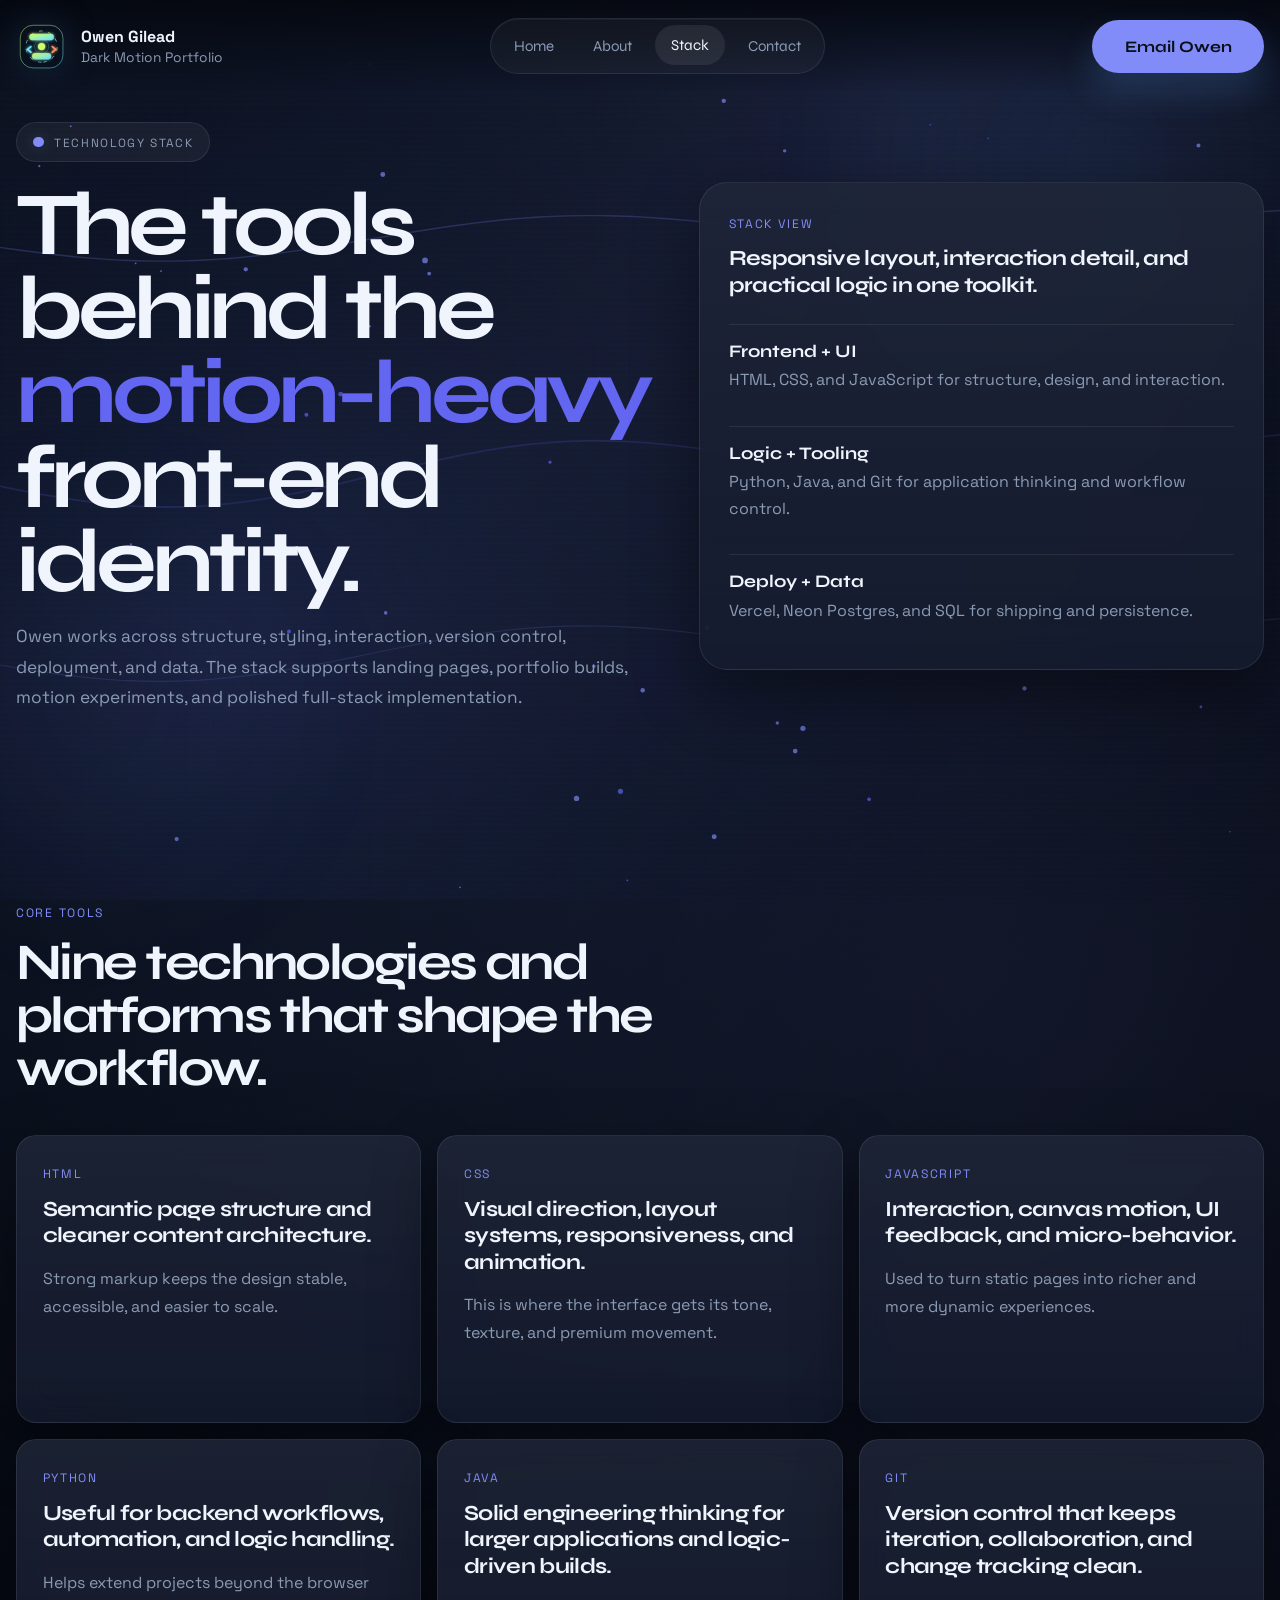
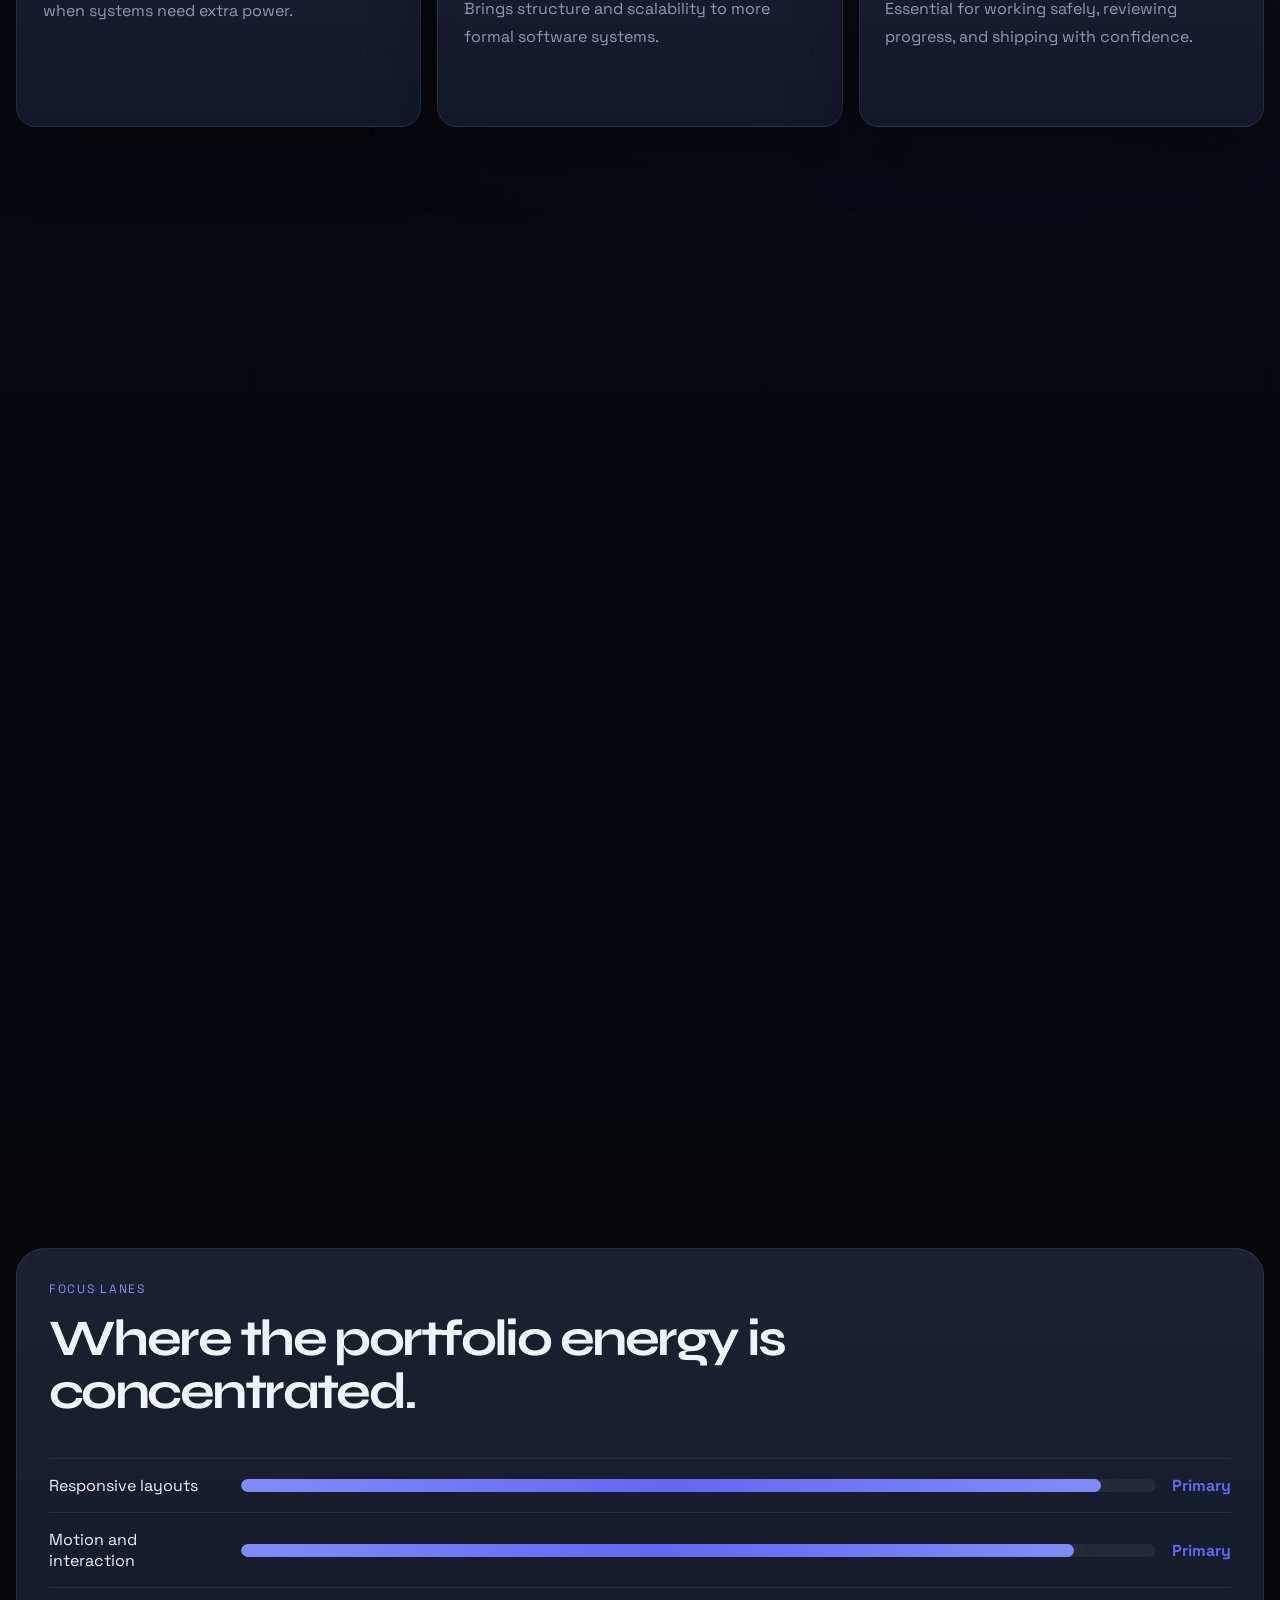
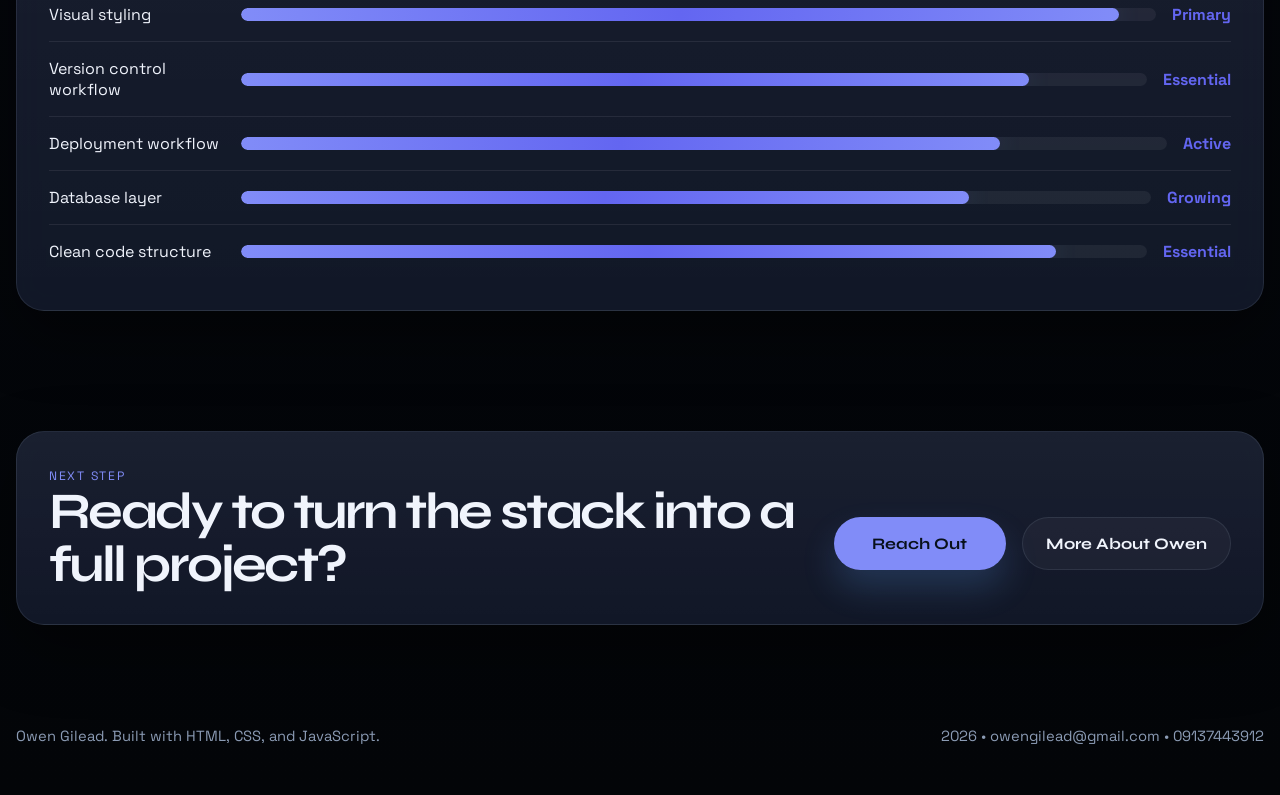
<file: stack.html>
<!DOCTYPE html>
<html lang="en">
<head>
  <meta charset="UTF-8">
  <meta name="viewport" content="width=device-width, initial-scale=1.0">
  <meta
    name="description"
    content="Explore Owen Gilead's technology stack across HTML, CSS, JavaScript, Python, Java, Git, Vercel, Neon Postgres, and SQL."
  >
  <title>Owen Gilead | Stack</title>
  <link rel="preconnect" href="https://fonts.googleapis.com">
  <link rel="preconnect" href="https://fonts.gstatic.com" crossorigin>
  <link
    href="https://fonts.googleapis.com/css2?family=Space+Grotesk:wght@400;500;700&family=Syne:wght@600;700;800&display=swap"
    rel="stylesheet"
  >
  <script>document.documentElement.classList.add("js");</script>
  <style>
    html { background: #03050d; }
    body { background: #050816; }
  </style>
  <link rel="stylesheet" href="styles.css">
</head>
<body class="page-stack">
  <div class="page-shell">
    <canvas class="nebula-canvas" aria-hidden="true"></canvas>
    <div class="aurora aurora-one" aria-hidden="true"></div>
    <div class="aurora aurora-two" aria-hidden="true"></div>
    <div class="grid-wash" aria-hidden="true"></div>
    <div class="scanlines" aria-hidden="true"></div>
    <div class="cursor-glow" aria-hidden="true"></div>
    <div class="scroll-progress" aria-hidden="true"></div>

    <header class="site-header">
      <a class="brand magnetic" href="index.html" aria-label="Owen Gilead home">
        <span class="brand-mark" aria-hidden="true">
          <svg viewBox="0 0 72 72" xmlns="http://www.w3.org/2000/svg">
            <defs>
              <linearGradient id="brandGradient" x1="10%" y1="10%" x2="90%" y2="90%">
                <stop offset="0%" stop-color="#72e7ff">
                  <animate attributeName="stop-color" values="#72e7ff;#ccff70;#72e7ff" dur="6s" repeatCount="indefinite"/>
                </stop>
                <stop offset="100%" stop-color="#ff915d">
                  <animate attributeName="stop-color" values="#ff915d;#72e7ff;#ff915d" dur="6s" repeatCount="indefinite"/>
                </stop>
              </linearGradient>
              <filter id="brandGlow" x="-40%" y="-40%" width="180%" height="180%">
                <feGaussianBlur stdDeviation="2.2" result="blur"/>
                <feMerge>
                  <feMergeNode in="blur"/>
                  <feMergeNode in="SourceGraphic"/>
                </feMerge>
              </filter>
            </defs>
            <rect x="6" y="6" width="60" height="60" rx="18" fill="#08101d" fill-opacity=".78" stroke="url(#brandGradient)" stroke-opacity=".65"/>
            <circle cx="36" cy="36" r="22" fill="none" stroke="url(#brandGradient)" stroke-width="1.2" stroke-dasharray="5 8" opacity=".75">
              <animateTransform attributeName="transform" type="rotate" from="0 36 36" to="360 36 36" dur="12s" repeatCount="indefinite"/>
            </circle>
            <g filter="url(#brandGlow)">
              <path d="M21 36 l-5 4 5 4" fill="none" stroke="#72e7ff" stroke-width="2.4" stroke-linecap="round" stroke-linejoin="round"/>
              <path d="M51 36 l5 4 -5 4" fill="none" stroke="#ff915d" stroke-width="2.4" stroke-linecap="round" stroke-linejoin="round"/>
              <rect x="20" y="18" width="32" height="9" rx="4.5" fill="url(#brandGradient)" opacity=".92">
                <animate attributeName="x" values="20;18;20" dur="4.4s" repeatCount="indefinite"/>
                <animate attributeName="width" values="32;36;32" dur="4.4s" repeatCount="indefinite"/>
              </rect>
              <rect x="24" y="45" width="24" height="9" rx="4.5" fill="url(#brandGradient)" opacity=".86">
                <animate attributeName="x" values="24;22;24" dur="4.8s" repeatCount="indefinite"/>
                <animate attributeName="width" values="24;28;24" dur="4.8s" repeatCount="indefinite"/>
              </rect>
              <path d="M36 27 L36 45" fill="none" stroke="url(#brandGradient)" stroke-width="3" stroke-linecap="round">
                <animate attributeName="opacity" values=".45;1;.45" dur="2.6s" repeatCount="indefinite"/>
              </path>
              <circle cx="36" cy="36" r="4.2" fill="#ccff70">
                <animate attributeName="r" values="4.2;5.2;4.2" dur="2.1s" repeatCount="indefinite"/>
              </circle>
              <circle cx="36" cy="36" r="8" fill="none" stroke="#72e7ff" stroke-opacity=".45">
                <animate attributeName="r" values="8;14;8" dur="3.6s" repeatCount="indefinite"/>
                <animate attributeName="stroke-opacity" values=".45;.08;.45" dur="3.6s" repeatCount="indefinite"/>
              </circle>
            </g>
          </svg>
        </span>
        <span class="brand-copy">
          <strong>Owen Gilead</strong>
          <span>Dark Motion Portfolio</span>
        </span>
      </a>

      <nav class="site-nav" aria-label="Primary navigation">
        <a href="index.html">Home</a>
        <a href="about.html">About</a>
        <a href="stack.html">Stack</a>
        <a href="contact.html">Contact</a>
      </nav>

      <div class="header-actions">
        <a class="button magnetic" href="mailto:owengilead@gmail.com">
          Email Owen
        </a>
      </div>
    </header>

    <main class="page-main">
      <section class="section page-intro intro-grid">
        <div class="title-text" data-reveal="up">
          <div class="eyebrow">
            <span class="status-dot"></span>
            Technology stack
          </div>
          <h1>
            The tools behind the
            <span class="headline-accent">motion-heavy</span>
            front-end identity.
          </h1>
          <p class="hero-text">
            Owen works across structure, styling, interaction, version control,
            deployment, and data. The stack supports landing pages, portfolio
            builds, motion experiments, and polished full-stack implementation.
          </p>
        </div>

        <aside class="title-side card-tilt" data-reveal="left">
          <span class="card-tag">Stack View</span>
          <h3>Responsive layout, interaction detail, and practical logic in one toolkit.</h3>
          <div class="mini-stats">
            <article>
              <strong>Frontend + UI</strong>
              <span>HTML, CSS, and JavaScript for structure, design, and interaction.</span>
            </article>
            <article>
              <strong>Logic + Tooling</strong>
              <span>Python, Java, and Git for application thinking and workflow control.</span>
            </article>
            <article>
              <strong>Deploy + Data</strong>
              <span>Vercel, Neon Postgres, and SQL for shipping and persistence.</span>
            </article>
          </div>
        </aside>
      </section>

      <section class="section">
        <div class="section-heading" data-reveal="up">
          <span class="section-kicker">Core Tools</span>
          <h2>Nine technologies and platforms that shape the workflow.</h2>
        </div>

        <div class="tech-grid">
          <article class="tech-card card-tilt" data-reveal="up">
            <span class="card-tag">HTML</span>
            <h3>Semantic page structure and cleaner content architecture.</h3>
            <p>Strong markup keeps the design stable, accessible, and easier to scale.</p>
          </article>

          <article class="tech-card card-tilt" data-reveal="up" data-delay="80">
            <span class="card-tag">CSS</span>
            <h3>Visual direction, layout systems, responsiveness, and animation.</h3>
            <p>This is where the interface gets its tone, texture, and premium movement.</p>
          </article>

          <article class="tech-card card-tilt" data-reveal="up" data-delay="120">
            <span class="card-tag">JavaScript</span>
            <h3>Interaction, canvas motion, UI feedback, and micro-behavior.</h3>
            <p>Used to turn static pages into richer and more dynamic experiences.</p>
          </article>

          <article class="tech-card card-tilt" data-reveal="up" data-delay="180">
            <span class="card-tag">Python</span>
            <h3>Useful for backend workflows, automation, and logic handling.</h3>
            <p>Helps extend projects beyond the browser when systems need extra power.</p>
          </article>

          <article class="tech-card card-tilt" data-reveal="up" data-delay="220">
            <span class="card-tag">Java</span>
            <h3>Solid engineering thinking for larger applications and logic-driven builds.</h3>
            <p>Brings structure and scalability to more formal software systems.</p>
          </article>

          <article class="tech-card card-tilt" data-reveal="up" data-delay="260">
            <span class="card-tag">Git</span>
            <h3>Version control that keeps iteration, collaboration, and change tracking clean.</h3>
            <p>Essential for working safely, reviewing progress, and shipping with confidence.</p>
          </article>

          <article class="tech-card card-tilt" data-reveal="up" data-delay="300">
            <span class="card-tag">Vercel</span>
            <h3>Fast deployment and hosting for modern front-end experiences.</h3>
            <p>Helps move polished interfaces from local build to live product quickly.</p>
          </article>

          <article class="tech-card card-tilt" data-reveal="up" data-delay="340">
            <span class="card-tag">Neon Postgres</span>
            <h3>Cloud Postgres for scalable data storage with a cleaner developer workflow.</h3>
            <p>Useful for projects that need managed persistence behind modern web apps.</p>
          </article>

          <article class="tech-card card-tilt" data-reveal="up" data-delay="380">
            <span class="card-tag">SQL</span>
            <h3>Structured querying for reading, shaping, and managing application data.</h3>
            <p>Turns raw stored data into usable information for real product features.</p>
          </article>
        </div>
      </section>

      <section class="section">
        <div class="section-heading" data-reveal="up">
          <span class="section-kicker">Capabilities</span>
          <h2>How the stack turns into actual output.</h2>
        </div>

        <div class="value-grid">
          <article class="value-card card-tilt" data-reveal="up">
            <span class="feature-number">01</span>
            <h3>Landing Pages</h3>
            <p>High-impact pages with stronger visual presence and refined page flow.</p>
          </article>

          <article class="value-card card-tilt" data-reveal="up" data-delay="100">
            <span class="feature-number">02</span>
            <h3>Portfolio Builds</h3>
            <p>Personal brand sites with better storytelling, motion, and responsive detail.</p>
          </article>

          <article class="value-card card-tilt" data-reveal="up" data-delay="180">
            <span class="feature-number">03</span>
            <h3>Interactive UI</h3>
            <p>Canvas backgrounds, hover systems, reveals, and polished micro-interactions.</p>
          </article>
        </div>
      </section>

      <section class="section">
        <div class="matrix-panel card-tilt" data-reveal="up">
          <div class="section-heading">
            <span class="section-kicker">Focus Lanes</span>
            <h2>Where the portfolio energy is concentrated.</h2>
          </div>

          <div class="matrix-row">
            <span>Responsive layouts</span>
            <div class="matrix-bar"><i style="--fill: 94%;"></i></div>
            <strong>Primary</strong>
          </div>
          <div class="matrix-row">
            <span>Motion and interaction</span>
            <div class="matrix-bar"><i style="--fill: 91%;"></i></div>
            <strong>Primary</strong>
          </div>
          <div class="matrix-row">
            <span>Visual styling</span>
            <div class="matrix-bar"><i style="--fill: 96%;"></i></div>
            <strong>Primary</strong>
          </div>
          <div class="matrix-row">
            <span>Version control workflow</span>
            <div class="matrix-bar"><i style="--fill: 87%;"></i></div>
            <strong>Essential</strong>
          </div>
          <div class="matrix-row">
            <span>Deployment workflow</span>
            <div class="matrix-bar"><i style="--fill: 82%;"></i></div>
            <strong>Active</strong>
          </div>
          <div class="matrix-row">
            <span>Database layer</span>
            <div class="matrix-bar"><i style="--fill: 80%;"></i></div>
            <strong>Growing</strong>
          </div>
          <div class="matrix-row">
            <span>Clean code structure</span>
            <div class="matrix-bar"><i style="--fill: 90%;"></i></div>
            <strong>Essential</strong>
          </div>
        </div>
      </section>

      <section class="section cta-section" data-reveal="up">
        <div class="cta-panel card-tilt">
          <div>
            <span class="section-kicker">Next Step</span>
            <h2>Ready to turn the stack into a full project?</h2>
          </div>
          <div class="cta-actions">
            <a class="button magnetic" href="contact.html">Reach Out</a>
            <a class="button button-ghost magnetic" href="about.html">More About Owen</a>
          </div>
        </div>
      </section>
    </main>

    <footer class="site-footer">
      <p>Owen Gilead. Built with HTML, CSS, and JavaScript.</p>
      <p><span data-year></span> • owengilead@gmail.com • 09137443912</p>
    </footer>
  </div>

  <script src="script.js"></script>
</body>
</html>
</file>
<file: styles.css>
:root {
  --bg: #0a0e1a;
  --bg-deep: #050810;
  --surface: rgba(15, 23, 42, 0.82);
  --surface-strong: rgba(18, 26, 48, 0.94);
  --text: #f0f4fc;
  --muted: #8b9bb4;
  --line: rgba(148, 163, 184, 0.14);
  --accent: #60a5fa;
  --accent-strong: #3b82f6;
  --accent-alt: #818cf8;
  --accent-glow: rgba(96, 165, 250, 0.28);
  --shadow: 0 24px 64px rgba(0, 0, 0, 0.42);
  --radius-xl: 28px;
  --radius-lg: 20px;
  --max-width: 1280px;
  --ease-out: cubic-bezier(0.16, 1, 0.3, 1);
}

body.page-home {
  --accent: #60a5fa;
  --accent-strong: #3b82f6;
}

body.page-about {
  --accent: #7dd3fc;
  --accent-strong: #38bdf8;
}

body.page-stack {
  --accent: #818cf8;
  --accent-strong: #6366f1;
}

body.page-contact {
  --accent: #34d399;
  --accent-strong: #10b981;
}

*,
*::before,
*::after {
  box-sizing: border-box;
}

html {
  scroll-behavior: smooth;
  background-color: var(--bg-deep);
}

body {
  margin: 0;
  min-height: 100vh;
  background:
    radial-gradient(circle at 20% 15%, rgba(96, 165, 250, 0.08), transparent 30%),
    radial-gradient(circle at 80% 25%, rgba(129, 140, 248, 0.08), transparent 32%),
    linear-gradient(180deg, #0a0e1a 0%, #050810 44%, #030508 100%);
  color: var(--text);
  font-family: "Space Grotesk", "Segoe UI", sans-serif;
  overflow-x: hidden;
}

.js .page-shell {
  opacity: 0;
  transition: opacity 700ms ease;
}

img,
canvas {
  display: block;
  max-width: 100%;
}

a {
  color: inherit;
  text-decoration: none;
}

button,
input,
select,
textarea {
  font: inherit;
}

button,
a,
.card-tilt {
  -webkit-tap-highlight-color: transparent;
}

.page-shell {
  position: relative;
  isolation: isolate;
}

.js body.is-ready .page-shell {
  opacity: 1;
}

.nebula-canvas,
.aurora,
.grid-wash,
.scanlines,
.cursor-glow,
.scroll-progress {
  pointer-events: none;
  position: fixed;
}

.nebula-canvas {
  inset: 0;
  width: 100%;
  height: 100%;
  z-index: -6;
  opacity: 0.92;
}

.aurora {
  z-index: -5;
  filter: blur(110px);
  opacity: 0.7;
}

.aurora-one {
  width: 32rem;
  height: 32rem;
  top: -6rem;
  right: -5rem;
  background: radial-gradient(circle, rgba(96, 165, 250, 0.22), transparent 64%);
  animation: auroraShift 18s ease-in-out infinite alternate;
}

.aurora-two {
  width: 28rem;
  height: 28rem;
  left: -8rem;
  top: 30rem;
  background: radial-gradient(circle, rgba(129, 140, 248, 0.18), transparent 60%);
  animation: auroraShift 22s ease-in-out infinite alternate-reverse;
}

.grid-wash,
.scanlines {
  inset: 0;
}

.grid-wash {
  z-index: -4;
  opacity: 0.18;
  background-image:
    linear-gradient(rgba(96, 165, 250, 0.06) 1px, transparent 1px),
    linear-gradient(90deg, rgba(96, 165, 250, 0.06) 1px, transparent 1px);
  background-size: 92px 92px;
  mask-image: radial-gradient(circle at center, black 35%, transparent 95%);
}

.scanlines {
  z-index: -3;
  opacity: 0.13;
  background: linear-gradient(180deg, rgba(255, 255, 255, 0) 0, rgba(255, 255, 255, 0.06) 50%, rgba(255, 255, 255, 0) 100%);
  background-size: 100% 6px;
}

.cursor-glow {
  width: 24rem;
  height: 24rem;
  left: 0;
  top: 0;
  z-index: -2;
  border-radius: 50%;
  background: radial-gradient(circle, rgba(96, 165, 250, 0.12), transparent 68%);
  transform: translate(-50%, -50%);
  opacity: 0;
  transition: opacity 240ms ease;
}

.scroll-progress {
  top: 0;
  left: 0;
  width: 100%;
  height: 3px;
  z-index: 60;
  transform: scaleX(var(--scroll-progress, 0));
  transform-origin: left center;
  background: linear-gradient(90deg, var(--accent), var(--accent-strong), var(--accent-alt));
  box-shadow: 0 0 18px var(--accent-glow);
}

.site-header {
  width: min(calc(100% - 2rem), var(--max-width));
  margin: 0 auto;
  padding: 1.15rem 0 0;
  display: flex;
  align-items: center;
  justify-content: space-between;
  gap: 1rem;
  position: sticky;
  top: 0;
  z-index: 40;
}

.site-header::before {
  content: "";
  position: absolute;
  inset: 0 -1rem auto;
  height: calc(100% + 1rem);
  background: linear-gradient(180deg, rgba(4, 7, 14, 0.86), rgba(4, 7, 14, 0));
  backdrop-filter: blur(18px);
  z-index: -1;
}

.brand {
  display: inline-flex;
  align-items: center;
  gap: 0.85rem;
  transition: transform 220ms var(--ease-out);
}

.brand-mark {
  width: 3.2rem;
  height: 3.2rem;
  display: block;
  flex: 0 0 auto;
  filter: drop-shadow(0 0 18px rgba(96, 165, 250, 0.18));
}

.brand-mark svg {
  width: 100%;
  height: 100%;
  display: block;
  overflow: visible;
}

.brand-copy {
  display: flex;
  flex-direction: column;
  gap: 0.08rem;
  font-size: 0.86rem;
  color: var(--muted);
}

.brand-copy strong {
  color: var(--text);
  font-size: 1rem;
}

.site-nav {
  display: inline-flex;
  align-items: center;
  gap: 0.45rem;
  padding: 0.42rem;
  border: 1px solid var(--line);
  border-radius: 999px;
  background: rgba(255, 255, 255, 0.04);
  box-shadow: inset 0 1px 0 rgba(255, 255, 255, 0.05);
}

.site-nav a {
  padding: 0.7rem 1rem;
  border-radius: 999px;
  color: var(--muted);
  font-size: 0.94rem;
  transition: color 220ms ease, background-color 220ms ease, transform 220ms var(--ease-out);
}

.site-nav a:hover,
.site-nav a:focus-visible,
.site-nav a.is-active {
  color: var(--text);
  background: rgba(255, 255, 255, 0.08);
  transform: translateY(-1px);
}

.header-actions {
  display: inline-flex;
  align-items: center;
  justify-content: flex-end;
  flex-wrap: wrap;
  gap: 0.75rem;
}

.page-main {
  position: relative;
  z-index: 1;
}

.section {
  width: min(calc(100% - 2rem), var(--max-width));
  margin: 0 auto;
  padding: 5.5rem 0;
}
.page-hero,
.page-intro {
  min-height: calc(100vh - 6rem);
  display: grid;
  align-items: center;
}

.hero-grid,
.intro-grid,
.story-grid,
.contact-layout,
.cta-panel {
  display: grid;
  gap: 1.2rem;
}

.hero-grid,
.intro-grid {
  grid-template-columns: 1.08fr 0.92fr;
}

.hero-copy,
.title-text {
  max-width: 42rem;
}

.hero-visual {
  position: relative;
}

.eyebrow,
.section-kicker,
.pill,
.card-tag,
.hud-label,
.feature-number {
  letter-spacing: 0.14em;
  text-transform: uppercase;
}

.eyebrow {
  display: inline-flex;
  align-items: center;
  gap: 0.65rem;
  width: fit-content;
  padding: 0.72rem 1rem;
  border-radius: 999px;
  border: 1px solid var(--line);
  background: rgba(255, 255, 255, 0.05);
  color: var(--muted);
  font-size: 0.74rem;
}

.status-dot {
  width: 0.66rem;
  height: 0.66rem;
  border-radius: 50%;
  background: var(--accent);
  box-shadow: 0 0 16px var(--accent-glow);
}

h1,
h2,
h3,
h4,
.button,
.site-nav a {
  font-family: "Syne", "Space Grotesk", sans-serif;
}

h1 {
  margin: 1.3rem 0 1rem;
  font-size: clamp(3rem, 7vw, 6.6rem);
  line-height: 0.94;
  letter-spacing: -0.06em;
  max-width: 11ch;
}

.headline-accent {
  color: var(--accent-strong);
}

.hero-text,
.section-heading p,
.story-panel p,
.value-card p,
.feature-card p,
.tech-card p,
.timeline-step p,
.contact-card p,
.form-intro,
.form-note,
.title-side p {
  color: var(--muted);
  line-height: 1.75;
}

.hero-text {
  font-size: 1.08rem;
  max-width: 39rem;
}

.hero-actions,
.cta-actions {
  display: flex;
  flex-wrap: wrap;
  gap: 1rem;
  margin-top: 2rem;
}

.button {
  display: inline-flex;
  align-items: center;
  justify-content: center;
  min-width: 10.75rem;
  padding: 1rem 1.45rem;
  border-radius: 999px;
  background: linear-gradient(135deg, var(--accent), var(--accent-alt));
  color: #08101a;
  border: 1px solid transparent;
  font-weight: 700;
  box-shadow: 0 18px 34px rgba(96, 165, 250, 0.20);
  transition: transform 240ms var(--ease-out), box-shadow 240ms var(--ease-out), filter 240ms ease;
}

.button:hover,
.button:focus-visible {
  transform: translateY(-2px);
  box-shadow: 0 20px 46px rgba(96, 165, 250, 0.24);
  filter: saturate(1.05);
}

.button-ghost {
  color: var(--text);
  background: rgba(255, 255, 255, 0.04);
  border-color: var(--line);
  box-shadow: none;
}

.metric-card,
.motion-frame,
.nav-card,
.feature-card,
.title-side,
.story-panel,
.value-card,
.timeline-step,
.tech-card,
.matrix-panel,
.contact-card,
.form-card,
.cta-panel {
  position: relative;
  border: 1px solid var(--line);
  background: linear-gradient(180deg, rgba(255, 255, 255, 0.06), rgba(255, 255, 255, 0.02)), var(--surface);
  backdrop-filter: blur(16px);
  box-shadow: var(--shadow);
}

.hero-metrics {
  margin-top: 2.5rem;
  display: grid;
  grid-template-columns: repeat(3, minmax(0, 1fr));
  gap: 1rem;
}

.metric-card {
  padding: 1.4rem;
  border-radius: var(--radius-lg);
}

.metric-value {
  display: block;
  margin-bottom: 0.4rem;
  font-size: clamp(2rem, 4vw, 3.4rem);
  font-weight: 800;
  letter-spacing: -0.06em;
}

.metric-label {
  color: var(--muted);
}

.motion-frame {
  border-radius: var(--radius-xl);
  padding: 1.35rem;
  min-height: 40rem;
  overflow: hidden;
}

.motion-frame::before {
  content: "";
  position: absolute;
  inset: 0;
  background: radial-gradient(circle at 20% 18%, rgba(96, 165, 250, 0.10), transparent 24%), radial-gradient(circle at 84% 72%, rgba(129, 140, 248, 0.10), transparent 26%);
  pointer-events: none;
}

.motion-top,
.stack-ribbon {
  position: relative;
  z-index: 1;
  display: flex;
  flex-wrap: wrap;
  gap: 0.7rem;
}

.pill,
.stack-ribbon span {
  padding: 0.66rem 0.92rem;
  border-radius: 999px;
  border: 1px solid rgba(255, 255, 255, 0.08);
  background: rgba(255, 255, 255, 0.05);
  color: var(--muted);
  font-size: 0.72rem;
}

.motion-scene {
  position: relative;
  margin: 1.2rem 0;
  min-height: 30rem;
  border-radius: calc(var(--radius-xl) - 10px);
  overflow: hidden;
  border: 1px solid rgba(255, 255, 255, 0.06);
  background: radial-gradient(circle at center, rgba(96, 165, 250, 0.10), transparent 28%), linear-gradient(180deg, rgba(10, 14, 26, 0.96), rgba(5, 8, 16, 0.84));
}

.motion-scene::before {
  content: "";
  position: absolute;
  inset: 0;
  background-image: linear-gradient(rgba(96, 165, 250, 0.08) 1px, transparent 1px), linear-gradient(90deg, rgba(96, 165, 250, 0.08) 1px, transparent 1px);
  background-size: 50px 50px;
  opacity: 0.28;
  mask-image: radial-gradient(circle at center, black 28%, transparent 90%);
}

.ring,
.pulse,
.beam {
  position: absolute;
  inset: 50% auto auto 50%;
  transform: translate(-50%, -50%);
  border-radius: 50%;
}

.ring {
  border: 1px solid rgba(96, 165, 250, 0.18);
  box-shadow: inset 0 0 30px rgba(96, 165, 250, 0.06), 0 0 30px rgba(96, 165, 250, 0.06);
}

.ring-a {
  width: 14rem;
  height: 14rem;
  animation: spinSlow 18s linear infinite;
}

.ring-b {
  width: 20rem;
  height: 20rem;
  border-color: rgba(129, 140, 248, 0.16);
  animation: spinReverse 22s linear infinite;
}

.ring-c {
  width: 27rem;
  height: 27rem;
  border-style: dashed;
  border-color: rgba(165, 180, 252, 0.14);
  animation: spinSlow 30s linear infinite;
}

.pulse {
  filter: blur(10px);
}

.pulse-a {
  width: 7rem;
  height: 7rem;
  background: radial-gradient(circle, rgba(96, 165, 250, 0.38), transparent 72%);
  animation: pulseBloom 4s ease-in-out infinite;
}

.pulse-b {
  width: 12rem;
  height: 12rem;
  background: radial-gradient(circle, rgba(129, 140, 248, 0.18), transparent 74%);
  animation: pulseBloom 6s ease-in-out infinite reverse;
}

.beam {
  width: 160%;
  height: 18rem;
  background: linear-gradient(90deg, transparent 0, rgba(96, 165, 250, 0.10) 50%, transparent 100%);
  transform: translate(-50%, -50%) rotate(-14deg);
  animation: beamSweep 9s linear infinite;
}

.hud-card {
  position: absolute;
  top: 16%;
  left: 10%;
  width: min(19rem, 72%);
  padding: 1.15rem;
  border-radius: 1.2rem;
  border: 1px solid rgba(255, 255, 255, 0.1);
  background: rgba(8, 15, 29, 0.72);
  box-shadow: 0 20px 40px rgba(0, 0, 0, 0.26);
}

.hud-card strong {
  display: block;
  margin-top: 0.55rem;
  line-height: 1.5;
}

.hud-card-secondary {
  top: auto;
  left: auto;
  right: 10%;
  bottom: 14%;
}

[data-float] {
  animation: floatLift 7s ease-in-out infinite;
  animation-delay: var(--float-delay, 0s);
}
.hud-label,
.section-kicker,
.card-tag,
.feature-number {
  color: var(--accent);
  font-size: 0.76rem;
}

.signal-strip {
  padding-top: 1rem;
  padding-bottom: 1rem;
}

.marquee {
  overflow: hidden;
  border-radius: 999px;
  border: 1px solid var(--line);
  background: rgba(255, 255, 255, 0.04);
}

.marquee-track {
  display: flex;
  gap: 1rem;
  width: max-content;
  padding: 1rem;
  animation: marqueeSlide 22s linear infinite;
}

.marquee-track span {
  padding: 0.8rem 1rem;
  border-radius: 999px;
  background: rgba(255, 255, 255, 0.06);
  border: 1px solid rgba(255, 255, 255, 0.08);
  white-space: nowrap;
}

.section-heading {
  display: grid;
  gap: 0.9rem;
  max-width: 46rem;
  margin-bottom: 2.5rem;
}

.section-heading h2,
.story-panel h2,
.form-card h2,
.cta-panel h2 {
  margin: 0;
  font-size: clamp(2rem, 4vw, 3.5rem);
  line-height: 1.04;
  letter-spacing: -0.05em;
}

.section-heading p {
  margin: 0;
}

.page-card-grid,
.feature-grid,
.value-grid,
.tech-grid,
.timeline-grid {
  display: grid;
  gap: 1rem;
}

.page-card-grid,
.feature-grid,
.value-grid {
  grid-template-columns: repeat(3, minmax(0, 1fr));
}

.nav-card,
.feature-card,
.value-card,
.tech-card {
  padding: 1.6rem;
  border-radius: var(--radius-lg);
  min-height: 18rem;
}

.nav-card,
.feature-card,
.value-card {
  display: flex;
  flex-direction: column;
  gap: 0.4rem;
}

.nav-card h3,
.feature-card h3,
.value-card h3,
.tech-card h3,
.timeline-step h3,
.title-side h3,
.contact-card h3 {
  margin: 0.8rem 0;
  font-size: 1.35rem;
  line-height: 1.22;
  letter-spacing: -0.03em;
}

.card-arrow {
  display: inline-flex;
  margin-top: auto;
  color: var(--accent-strong);
}

.intro-grid {
  min-height: auto;
  padding-top: 3rem;
}

.title-side {
  border-radius: var(--radius-xl);
  padding: 1.8rem;
}

.mini-stats {
  display: grid;
  gap: 1rem;
  margin-top: 1.6rem;
}

.mini-stats article {
  padding: 1rem 0;
  border-top: 1px solid rgba(255, 255, 255, 0.08);
}

.mini-stats strong {
  display: block;
  margin-bottom: 0.35rem;
  font-family: "Syne", "Space Grotesk", sans-serif;
  font-size: 1.1rem;
}

.mini-stats span {
  color: var(--muted);
  line-height: 1.65;
}

.story-grid,
.contact-layout {
  grid-template-columns: repeat(2, minmax(0, 1fr));
}

.story-panel {
  padding: 1.9rem;
  border-radius: var(--radius-xl);
}

.timeline-grid {
  grid-template-columns: repeat(4, minmax(0, 1fr));
}

.timeline-step {
  padding: 1.5rem;
  border-radius: var(--radius-lg);
  min-height: 15rem;
}

.timeline-step span {
  display: inline-flex;
  padding: 0.68rem 0.9rem;
  border-radius: 999px;
  background: rgba(255, 255, 255, 0.06);
  border: 1px solid rgba(255, 255, 255, 0.08);
  color: var(--accent);
}

.tech-grid {
  grid-template-columns: repeat(3, minmax(0, 1fr));
}

.matrix-panel {
  border-radius: var(--radius-xl);
  padding: 2rem;
}

.matrix-row {
  display: grid;
  grid-template-columns: 11rem 1fr auto;
  align-items: center;
  gap: 1rem;
  padding: 1rem 0;
  border-top: 1px solid rgba(255, 255, 255, 0.08);
}

.matrix-row strong {
  color: var(--accent-strong);
}

.matrix-bar {
  height: 0.8rem;
  border-radius: 999px;
  background: rgba(255, 255, 255, 0.06);
  overflow: hidden;
}

.matrix-bar i {
  display: block;
  width: var(--fill);
  height: 100%;
  border-radius: inherit;
  background: linear-gradient(90deg, var(--accent), var(--accent-strong), var(--accent-alt));
  box-shadow: 0 0 26px rgba(96, 165, 250, 0.18);
}

.contact-column {
  display: grid;
  gap: 1rem;
}

.contact-card,
.form-card {
  border-radius: var(--radius-xl);
}

.contact-card {
  padding: 1.6rem;
  min-height: 14rem;
}

.form-card {
  padding: 2rem;
}

.contact-form {
  display: grid;
  gap: 1rem;
  margin-top: 1.5rem;
}

.field {
  display: grid;
  gap: 0.55rem;
}

.field span {
  color: var(--muted);
  font-size: 0.92rem;
}

.field input,
.field select,
.field textarea {
  width: 100%;
  border: 1px solid rgba(255, 255, 255, 0.1);
  border-radius: 1rem;
  background: rgba(255, 255, 255, 0.05);
  color: var(--text);
  padding: 1rem;
  outline: none;
  transition: border-color 220ms ease, box-shadow 220ms ease, background-color 220ms ease;
}

.field input::placeholder,
.field textarea::placeholder {
  color: rgba(144, 162, 196, 0.88);
}

.field input:focus,
.field select:focus,
.field textarea:focus {
  border-color: rgba(96, 165, 250, 0.45);
  background: rgba(255, 255, 255, 0.07);
  box-shadow: 0 0 0 4px rgba(96, 165, 250, 0.08);
}

.field textarea {
  resize: vertical;
  min-height: 8rem;
}

.form-note {
  margin: 0;
}

.cta-section {
  padding-top: 2rem;
}

.cta-panel {
  grid-template-columns: 1fr auto;
  align-items: center;
  border-radius: var(--radius-xl);
  padding: 2rem;
}

.site-footer {
  width: min(calc(100% - 2rem), var(--max-width));
  margin: 0 auto;
  padding: 0 0 2.2rem;
  display: flex;
  justify-content: space-between;
  gap: 1rem;
  color: var(--muted);
  font-size: 0.92rem;
}

[data-reveal] {
  opacity: 0;
  transform: translate3d(0, 34px, 0);
  transition: opacity 820ms var(--ease-out), transform 820ms var(--ease-out);
  transition-delay: var(--delay, 0ms);
}

[data-reveal="left"] {
  transform: translate3d(48px, 0, 0);
}

[data-reveal].is-visible {
  opacity: 1;
  transform: translate3d(0, 0, 0);
}

.card-tilt,
.magnetic {
  transition: transform 260ms var(--ease-out), border-color 260ms var(--ease-out), background-color 260ms ease;
  transform-style: preserve-3d;
}

.card-tilt.is-tilting,
.contact-card:hover,
.nav-card:hover,
.feature-card:hover,
.value-card:hover,
.tech-card:hover {
  border-color: rgba(96, 165, 250, 0.32);
}

@keyframes auroraShift {
  0% { transform: translate3d(0, 0, 0) scale(1); }
  100% { transform: translate3d(2rem, 1.4rem, 0) scale(1.08); }
}

@keyframes spinSlow {
  from { transform: translate(-50%, -50%) rotate(0deg); }
  to { transform: translate(-50%, -50%) rotate(360deg); }
}

@keyframes spinReverse {
  from { transform: translate(-50%, -50%) rotate(360deg); }
  to { transform: translate(-50%, -50%) rotate(0deg); }
}

@keyframes pulseBloom {
  0%, 100% { transform: translate(-50%, -50%) scale(0.92); opacity: 0.55; }
  50% { transform: translate(-50%, -50%) scale(1.1); opacity: 0.9; }
}

@keyframes beamSweep {
  0% { opacity: 0; transform: translate(-50%, -60%) rotate(-16deg); }
  18%, 72% { opacity: 0.65; }
  100% { opacity: 0; transform: translate(-50%, -38%) rotate(-16deg); }
}

@keyframes floatLift {
  0%, 100% { transform: translateY(0); }
  50% { transform: translateY(-10px); }
}

@keyframes marqueeSlide {
  from { transform: translateX(0); }
  to { transform: translateX(-50%); }
}
@media (max-width: 1100px) {
  .hero-grid,
  .intro-grid,
  .story-grid,
  .contact-layout,
  .cta-panel {
    grid-template-columns: 1fr;
  }

  .page-hero,
  .page-intro {
    min-height: auto;
  }

  .motion-frame {
    min-height: 34rem;
  }

  .page-card-grid,
  .feature-grid,
  .value-grid,
  .timeline-grid,
  .tech-grid {
    grid-template-columns: repeat(2, minmax(0, 1fr));
  }
}

@media (max-width: 820px) {
  .site-header {
    width: min(calc(100% - 1.2rem), var(--max-width));
    padding-top: 0.8rem;
    flex-wrap: wrap;
  }

  .site-nav {
    order: 3;
    width: 100%;
    justify-content: flex-start;
    overflow-x: auto;
  }

  .header-actions {
    width: 100%;
    justify-content: stretch;
  }

  .header-actions .button {
    flex: 1 1 12rem;
  }

  .section,
  .site-footer {
    width: min(calc(100% - 1.2rem), var(--max-width));
  }

  .section {
    padding: 4.2rem 0;
  }

  .hero-metrics,
  .page-card-grid,
  .feature-grid,
  .value-grid,
  .timeline-grid,
  .tech-grid {
    grid-template-columns: 1fr;
  }

  .matrix-row {
    grid-template-columns: 1fr;
    align-items: start;
  }

  .site-footer {
    flex-direction: column;
    padding-bottom: 1.7rem;
  }
}

@media (max-width: 560px) {
  .button,
  .button-ghost {
    width: 100%;
  }

  .hero-actions,
  .cta-actions {
    flex-direction: column;
  }

  .motion-frame,
  .title-side,
  .story-panel,
  .contact-card,
  .form-card,
  .cta-panel,
  .nav-card,
  .feature-card,
  .value-card,
  .tech-card,
  .timeline-step,
  .metric-card {
    border-radius: 22px;
  }

  .site-nav a {
    white-space: nowrap;
  }

  .motion-scene {
    min-height: 24rem;
  }

  .hud-card {
    left: 6%;
    width: 82%;
  }

  .hud-card-secondary {
    right: 6%;
    left: auto;
  }
}

@media (prefers-reduced-motion: reduce) {
  html {
    scroll-behavior: auto;
  }

  *,
  *::before,
  *::after {
    animation: none !important;
    transition-duration: 1ms !important;
    transition-delay: 0ms !important;
  }

  .js .page-shell {
    opacity: 1;
  }

  .cursor-glow {
    display: none;
  }

  [data-reveal] {
    opacity: 1;
    transform: none;
  }
}
</file>
